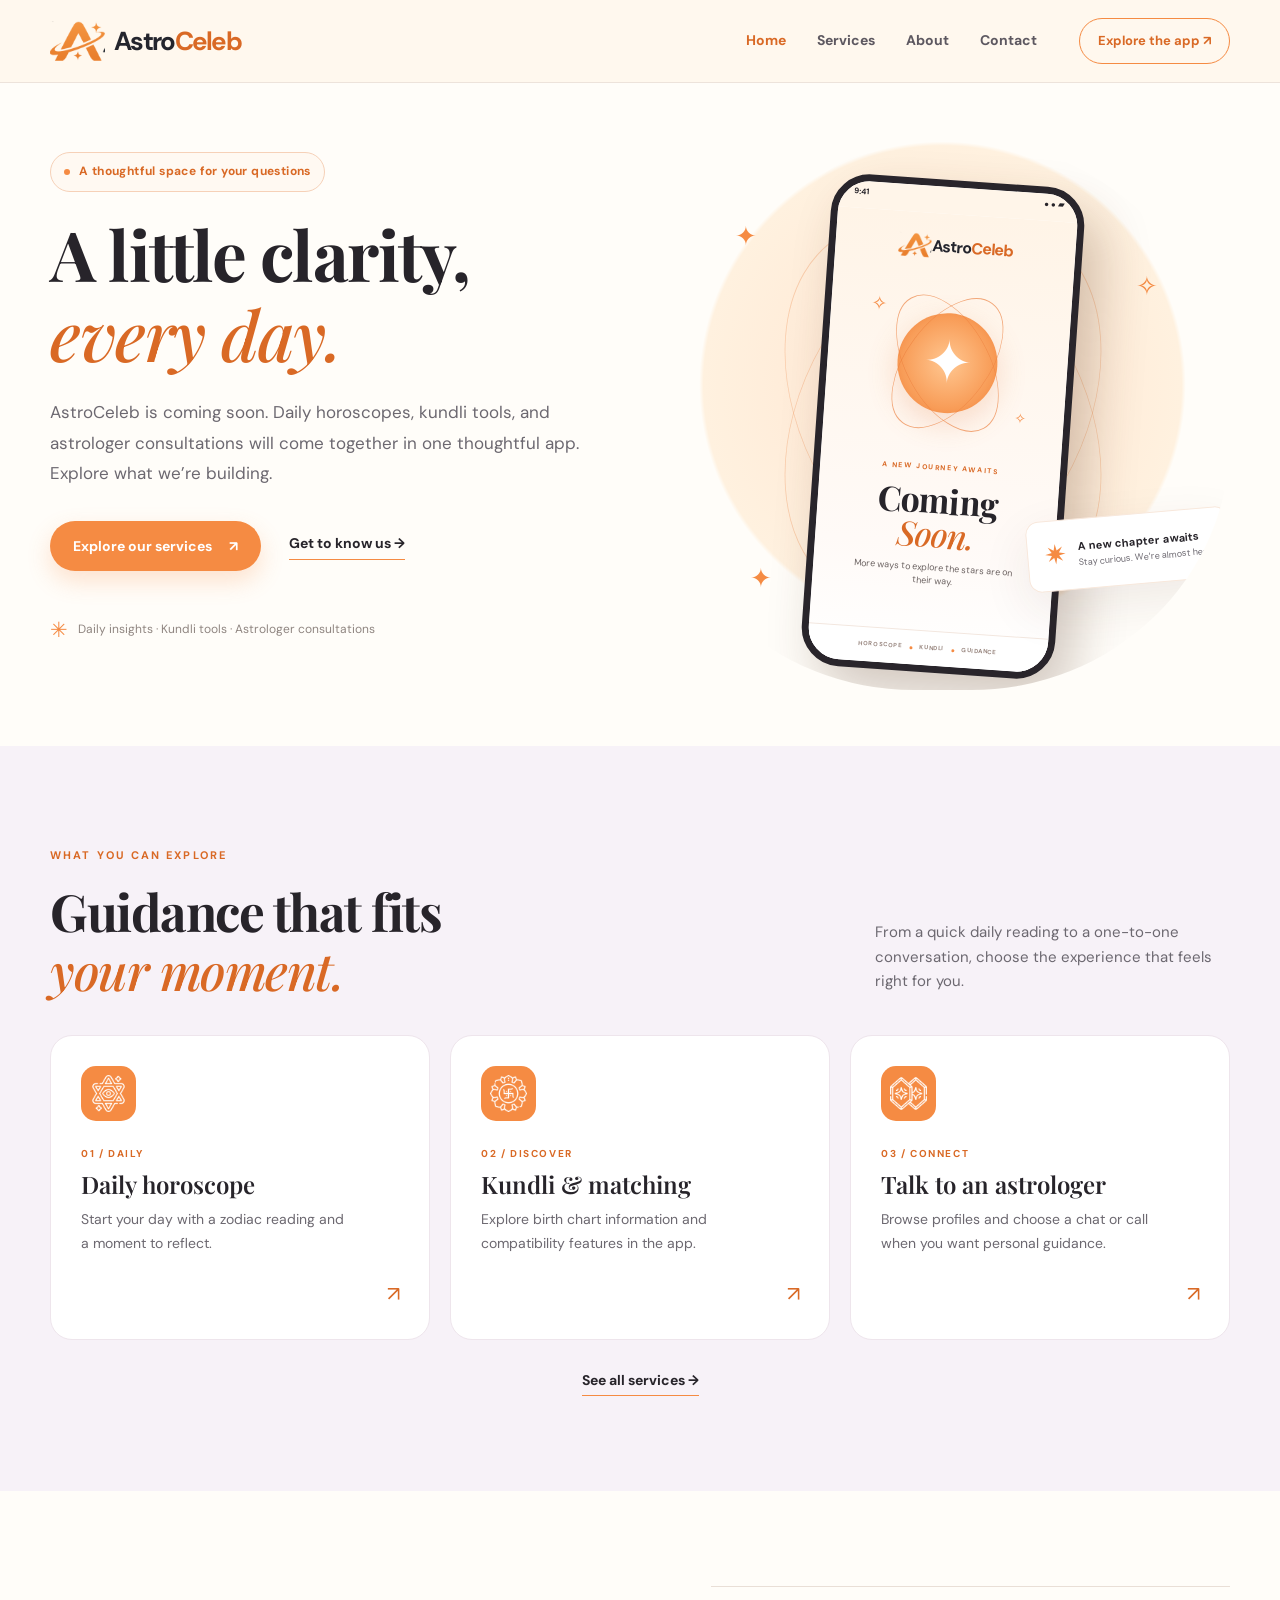
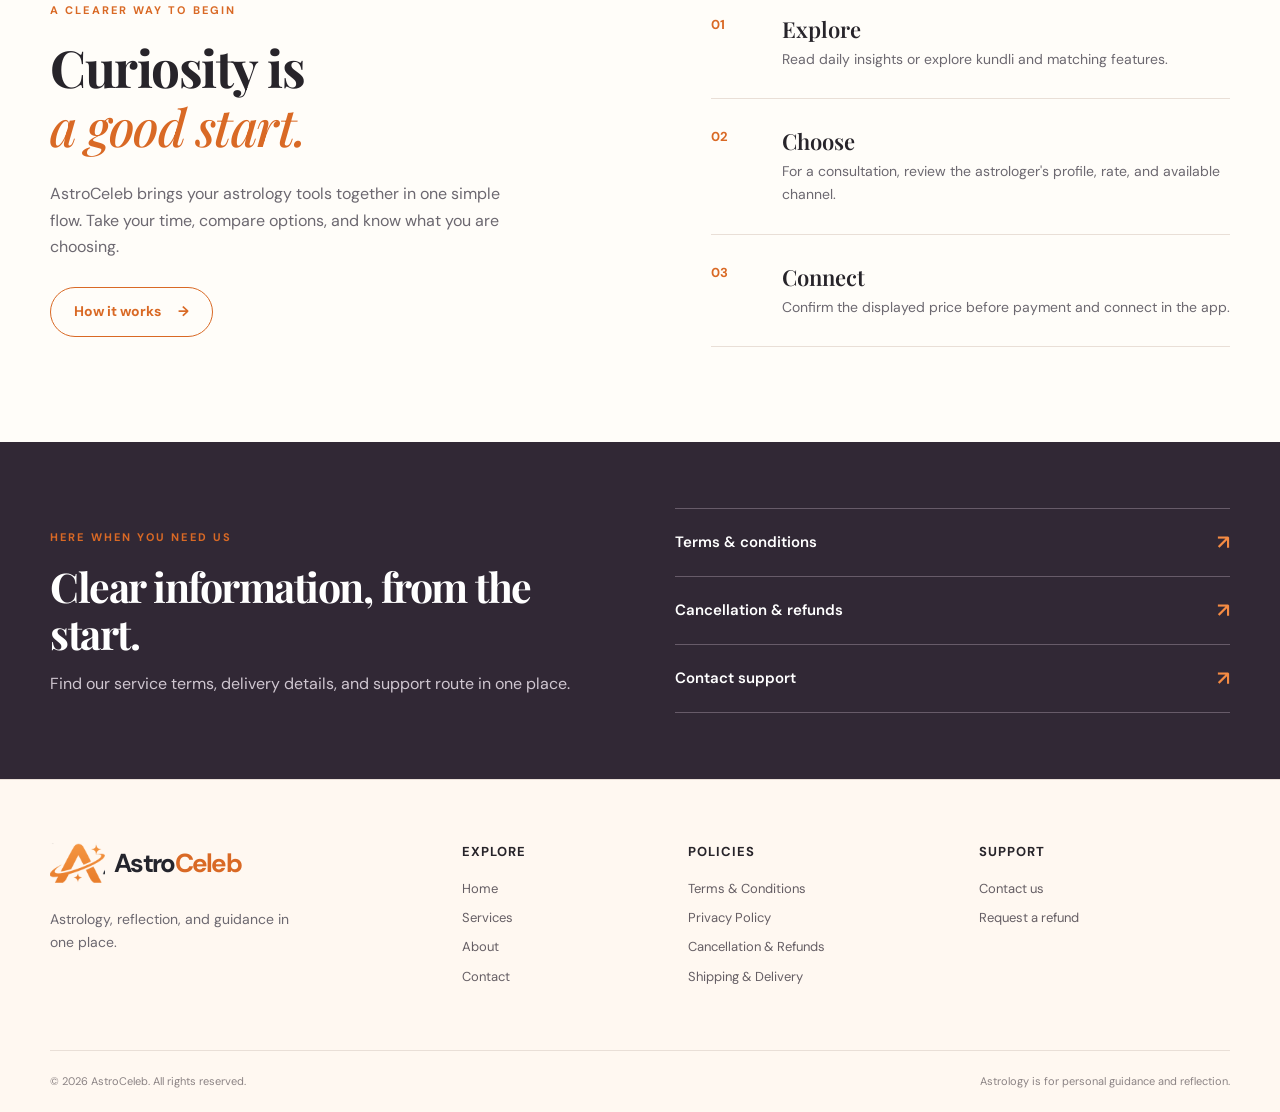
<file: index.html>
<!doctype html>
<html lang="en">
<head>
  <meta charset="utf-8">
  <meta name="viewport" content="width=device-width, initial-scale=1">
  <meta name="theme-color" content="#fff8ee">
  <meta name="description" content="Explore daily horoscope, kundli tools, and astrologer consultations with AstroCeleb.">
  <title>Astrology, Kundli &amp; Consultations | AstroCeleb</title>
  <link rel="icon" href="favicon.svg" type="image/svg+xml">
  <link rel="stylesheet" href="styles.css">
  <script src="script.js" defer></script>
</head>
<body>
  <a class="skip-link" href="#main">Skip to content</a>
  <header class="site-header">
    <div class="container header-inner">
      <a class="brand" href="index.html" aria-label="AstroCeleb home"><span class="brand-symbol" aria-hidden="true"><img src="assets/astroceleb-logo.png" alt="" width="254" height="56"></span><span class="brand-word">Astro<span>Celeb</span></span></a>
      <button class="menu-toggle" type="button" aria-expanded="false" aria-controls="primary-nav" aria-label="Open menu"><span></span><span></span><span></span></button>
      <nav id="primary-nav" class="primary-nav" aria-label="Primary"><a href="index.html" aria-current="page">Home</a><a href="services.html">Services</a><a href="about.html">About</a><a href="contact.html">Contact</a></nav>
      <a class="header-cta" href="services.html">Explore the app <span aria-hidden="true">↗</span></a>
    </div>
  </header>
  <main id="main" class="wide">
<section class="hero container">
  <div class="hero-copy">
    <span class="eyebrow"><span class="eyebrow-dot"></span> A thoughtful space for your questions</span>
    <h1>A little clarity,<br><em>every day.</em></h1>
    <p>AstroCeleb is coming soon. Daily horoscopes, kundli tools, and astrologer consultations will come together in one thoughtful app. Explore what we’re building.</p>
    <div class="hero-actions"><a class="button button-primary" href="services.html">Explore our services <span aria-hidden="true">↗</span></a><a class="text-link" href="about.html">Get to know us <span aria-hidden="true">→</span></a></div>
    <div class="hero-note"><span class="mini-star" aria-hidden="true">✳</span><span>Daily insights · Kundli tools · Astrologer consultations</span></div>
  </div>
  <div class="hero-art" aria-label="Illustration of the AstroCeleb mobile app">
    <div class="orbit orbit-one"></div><div class="orbit orbit-two"></div><div class="spark spark-a">✦</div><div class="spark spark-b">✧</div><div class="spark spark-c">✦</div>
    <div class="phone">
      <div class="phone-top"><span>9:41</span><span>● ● ▰</span></div>
      <div class="phone-body coming-soon-screen">
        <div class="phone-brand"><span class="brand-symbol" aria-hidden="true"><img src="assets/astroceleb-logo.png" alt="" width="254" height="56"></span><span class="brand-word">Astro<span>Celeb</span></span></div>
        <div class="coming-celestial" aria-hidden="true"><span class="coming-ring ring-a"></span><span class="coming-ring ring-b"></span><span class="coming-core">✦</span></div>
        <div class="coming-message"><span class="coming-tag">A NEW JOURNEY AWAITS</span><h2>Coming<br><em>Soon.</em></h2><p>More ways to explore the stars are on their way.</p></div>
        <div class="coming-footer"><span>HOROSCOPE</span><i></i><span>KUNDLI</span><i></i><span>GUIDANCE</span></div>
      </div>
    </div>
    <div class="floating-card"><span class="floating-icon">✷</span><span><strong>A new chapter awaits</strong><small>Stay curious. We’re almost here.</small></span></div>
  </div>
</section>
<section class="section services-preview" id="services"><div class="container"><div class="section-heading"><div><span class="kicker">WHAT YOU CAN EXPLORE</span><h2>Guidance that fits<br><em>your moment.</em></h2></div><p>From a quick daily reading to a one-to-one conversation, choose the experience that feels right for you.</p></div><div class="service-grid"><a class="service-card" href="services.html#horoscope"><span class="service-icon"><img src="assets/horoscope.png" alt=""></span><span class="service-number">01 / DAILY</span><h3>Daily horoscope</h3><p>Start your day with a zodiac reading and a moment to reflect.</p><span class="card-arrow">↗</span></a><a class="service-card" href="services.html#kundli"><span class="service-icon"><img src="assets/kundli.png" alt=""></span><span class="service-number">02 / DISCOVER</span><h3>Kundli & matching</h3><p>Explore birth chart information and compatibility features in the app.</p><span class="card-arrow">↗</span></a><a class="service-card" href="services.html#consultations"><span class="service-icon"><img src="assets/matching.png" alt=""></span><span class="service-number">03 / CONNECT</span><h3>Talk to an astrologer</h3><p>Browse profiles and choose a chat or call when you want personal guidance.</p><span class="card-arrow">↗</span></a></div><a class="section-link" href="services.html">See all services <span aria-hidden="true">→</span></a></div></section>
<section class="how-section section"><div class="container how-layout"><div><span class="kicker">A CLEARER WAY TO BEGIN</span><h2>Curiosity is<br><em>a good start.</em></h2><p>AstroCeleb brings your astrology tools together in one simple flow. Take your time, compare options, and know what you are choosing.</p><a class="button button-outline" href="services.html">How it works <span aria-hidden="true">→</span></a></div><div class="step-list"><div class="step"><span>01</span><div><h3>Explore</h3><p>Read daily insights or explore kundli and matching features.</p></div></div><div class="step"><span>02</span><div><h3>Choose</h3><p>For a consultation, review the astrologer's profile, rate, and available channel.</p></div></div><div class="step"><span>03</span><div><h3>Connect</h3><p>Confirm the displayed price before payment and connect in the app.</p></div></div></div></div></section>
<section class="policy-strip"><div class="container policy-strip-inner"><div><span class="kicker">HERE WHEN YOU NEED US</span><h2>Clear information, from the start.</h2><p>Find our service terms, delivery details, and support route in one place.</p></div><div class="policy-strip-links"><a href="terms.html">Terms & conditions <span>↗</span></a><a href="refunds.html">Cancellation & refunds <span>↗</span></a><a href="contact.html">Contact support <span>↗</span></a></div></div></section>
</main>
  <footer class="site-footer">
    <div class="container footer-top">
      <div class="footer-intro"><a class="brand" href="index.html"><span class="brand-symbol" aria-hidden="true"><img src="assets/astroceleb-logo.png" alt="" width="254" height="56"></span><span class="brand-word">Astro<span>Celeb</span></span></a><p>Astrology, reflection, and guidance in one place.</p></div>
      <div class="footer-col"><h2>Explore</h2><a href="index.html" aria-current="page">Home</a><a href="services.html">Services</a><a href="about.html">About</a><a href="contact.html">Contact</a></div>
      <div class="footer-col"><h2>Policies</h2><a href="terms.html">Terms & Conditions</a><a href="privacy.html">Privacy Policy</a><a href="refunds.html">Cancellation & Refunds</a><a href="shipping.html">Shipping & Delivery</a></div>
      <div class="footer-col"><h2>Support</h2><a href="contact.html">Contact us</a><a href="refunds.html">Request a refund</a></div>
    </div>
    <div class="container footer-bottom"><span>© <span id="year">2026</span> AstroCeleb. All rights reserved.</span><span>Astrology is for personal guidance and reflection.</span></div>
  </footer>
</body>
</html>
</file>
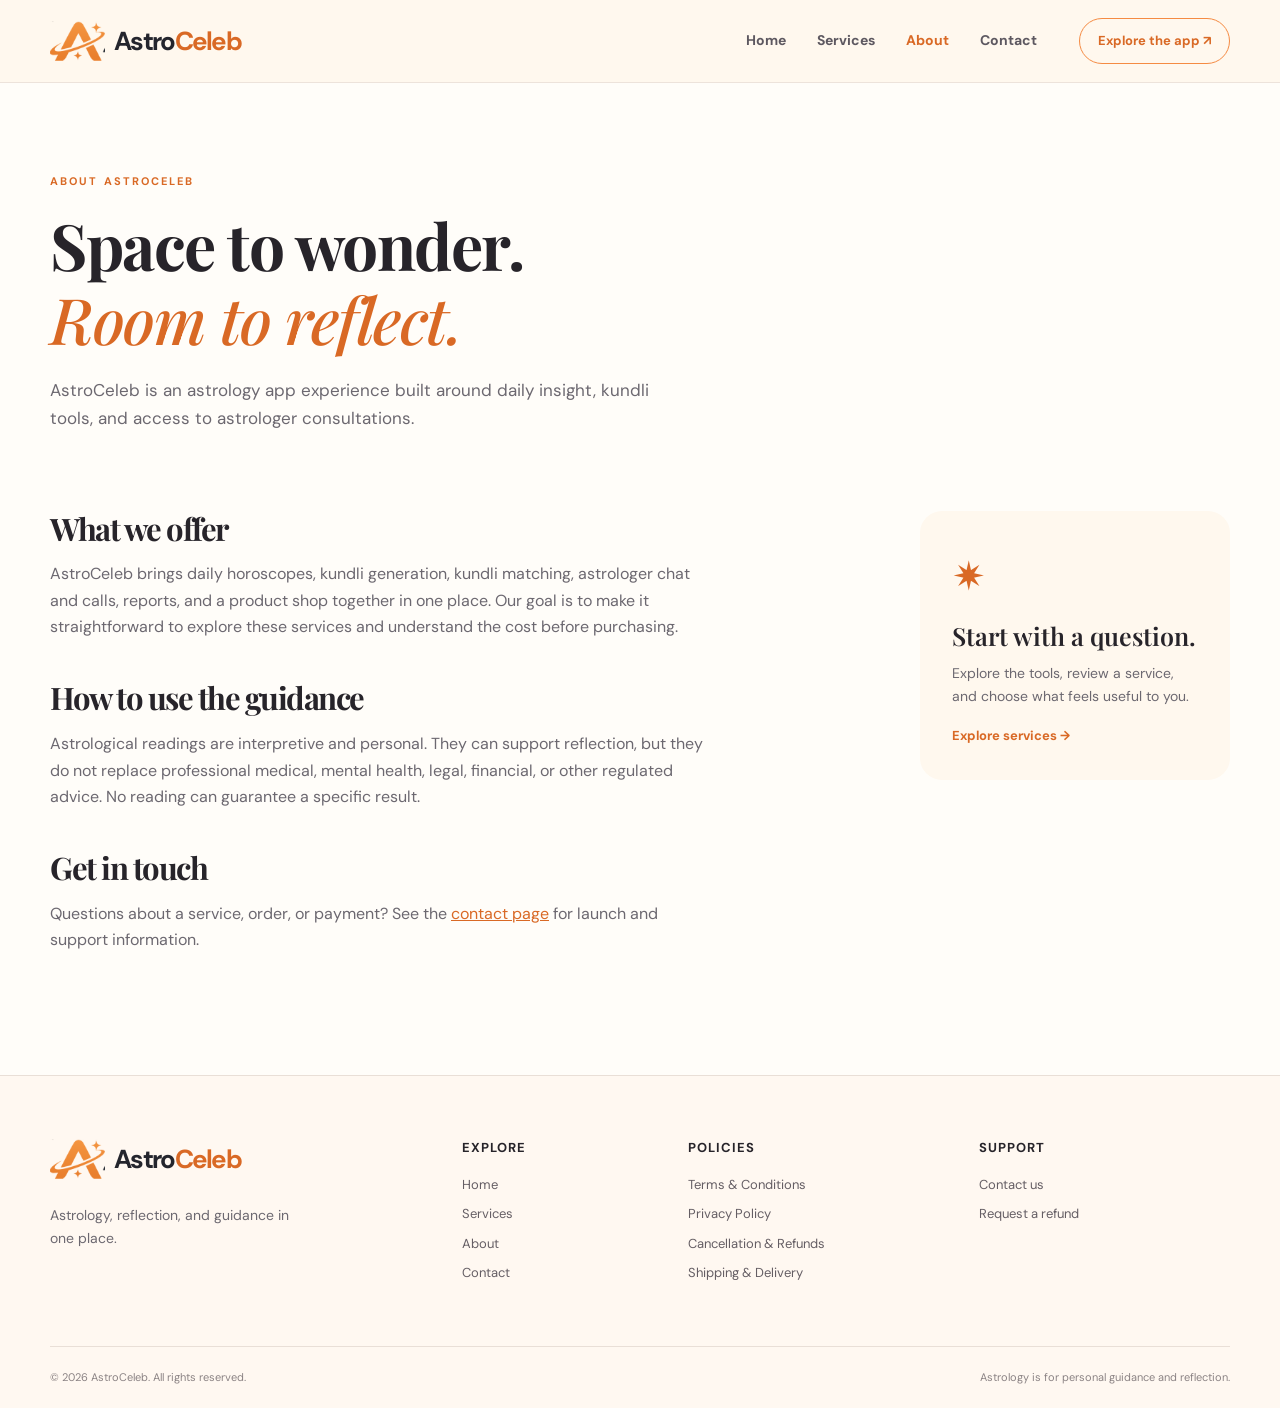
<file: about.html>
<!doctype html>
<html lang="en">
<head>
  <meta charset="utf-8">
  <meta name="viewport" content="width=device-width, initial-scale=1">
  <meta name="theme-color" content="#fff8ee">
  <meta name="description" content="Learn about the AstroCeleb astrology app and how to use its guidance.">
  <title>About Us | AstroCeleb</title>
  <link rel="icon" href="favicon.svg" type="image/svg+xml">
  <link rel="stylesheet" href="styles.css">
  <script src="script.js" defer></script>
</head>
<body>
  <a class="skip-link" href="#main">Skip to content</a>
  <header class="site-header">
    <div class="container header-inner">
      <a class="brand" href="index.html" aria-label="AstroCeleb home"><span class="brand-symbol" aria-hidden="true"><img src="assets/astroceleb-logo.png" alt="" width="254" height="56"></span><span class="brand-word">Astro<span>Celeb</span></span></a>
      <button class="menu-toggle" type="button" aria-expanded="false" aria-controls="primary-nav" aria-label="Open menu"><span></span><span></span><span></span></button>
      <nav id="primary-nav" class="primary-nav" aria-label="Primary"><a href="index.html">Home</a><a href="services.html">Services</a><a href="about.html" aria-current="page">About</a><a href="contact.html">Contact</a></nav>
      <a class="header-cta" href="services.html">Explore the app <span aria-hidden="true">↗</span></a>
    </div>
  </header>
  <main id="main" class="page-width"><section class="page-hero container"><span class="kicker">ABOUT ASTROCELEB</span><h1>Space to wonder.<br><em>Room to reflect.</em></h1><p>AstroCeleb is an astrology app experience built around daily insight, kundli tools, and access to astrologer consultations.</p></section><section class="container prose-section"><div class="prose-main"><h2>What we offer</h2><p>AstroCeleb brings daily horoscopes, kundli generation, kundli matching, astrologer chat and calls, reports, and a product shop together in one place. Our goal is to make it straightforward to explore these services and understand the cost before purchasing.</p><h2>How to use the guidance</h2><p>Astrological readings are interpretive and personal. They can support reflection, but they do not replace professional medical, mental health, legal, financial, or other regulated advice. No reading can guarantee a specific result.</p><h2>Get in touch</h2><p>Questions about a service, order, or payment? See the <a href="contact.html">contact page</a> for launch and support information.</p></div><aside class="prose-aside"><span class="aside-star">✷</span><h3>Start with a question.</h3><p>Explore the tools, review a service, and choose what feels useful to you.</p><a href="services.html">Explore services →</a></aside></section></main>
  <footer class="site-footer">
    <div class="container footer-top">
      <div class="footer-intro"><a class="brand" href="index.html"><span class="brand-symbol" aria-hidden="true"><img src="assets/astroceleb-logo.png" alt="" width="254" height="56"></span><span class="brand-word">Astro<span>Celeb</span></span></a><p>Astrology, reflection, and guidance in one place.</p></div>
      <div class="footer-col"><h2>Explore</h2><a href="index.html">Home</a><a href="services.html">Services</a><a href="about.html" aria-current="page">About</a><a href="contact.html">Contact</a></div>
      <div class="footer-col"><h2>Policies</h2><a href="terms.html">Terms & Conditions</a><a href="privacy.html">Privacy Policy</a><a href="refunds.html">Cancellation & Refunds</a><a href="shipping.html">Shipping & Delivery</a></div>
      <div class="footer-col"><h2>Support</h2><a href="contact.html">Contact us</a><a href="refunds.html">Request a refund</a></div>
    </div>
    <div class="container footer-bottom"><span>© <span id="year">2026</span> AstroCeleb. All rights reserved.</span><span>Astrology is for personal guidance and reflection.</span></div>
  </footer>
</body>
</html>
</file>
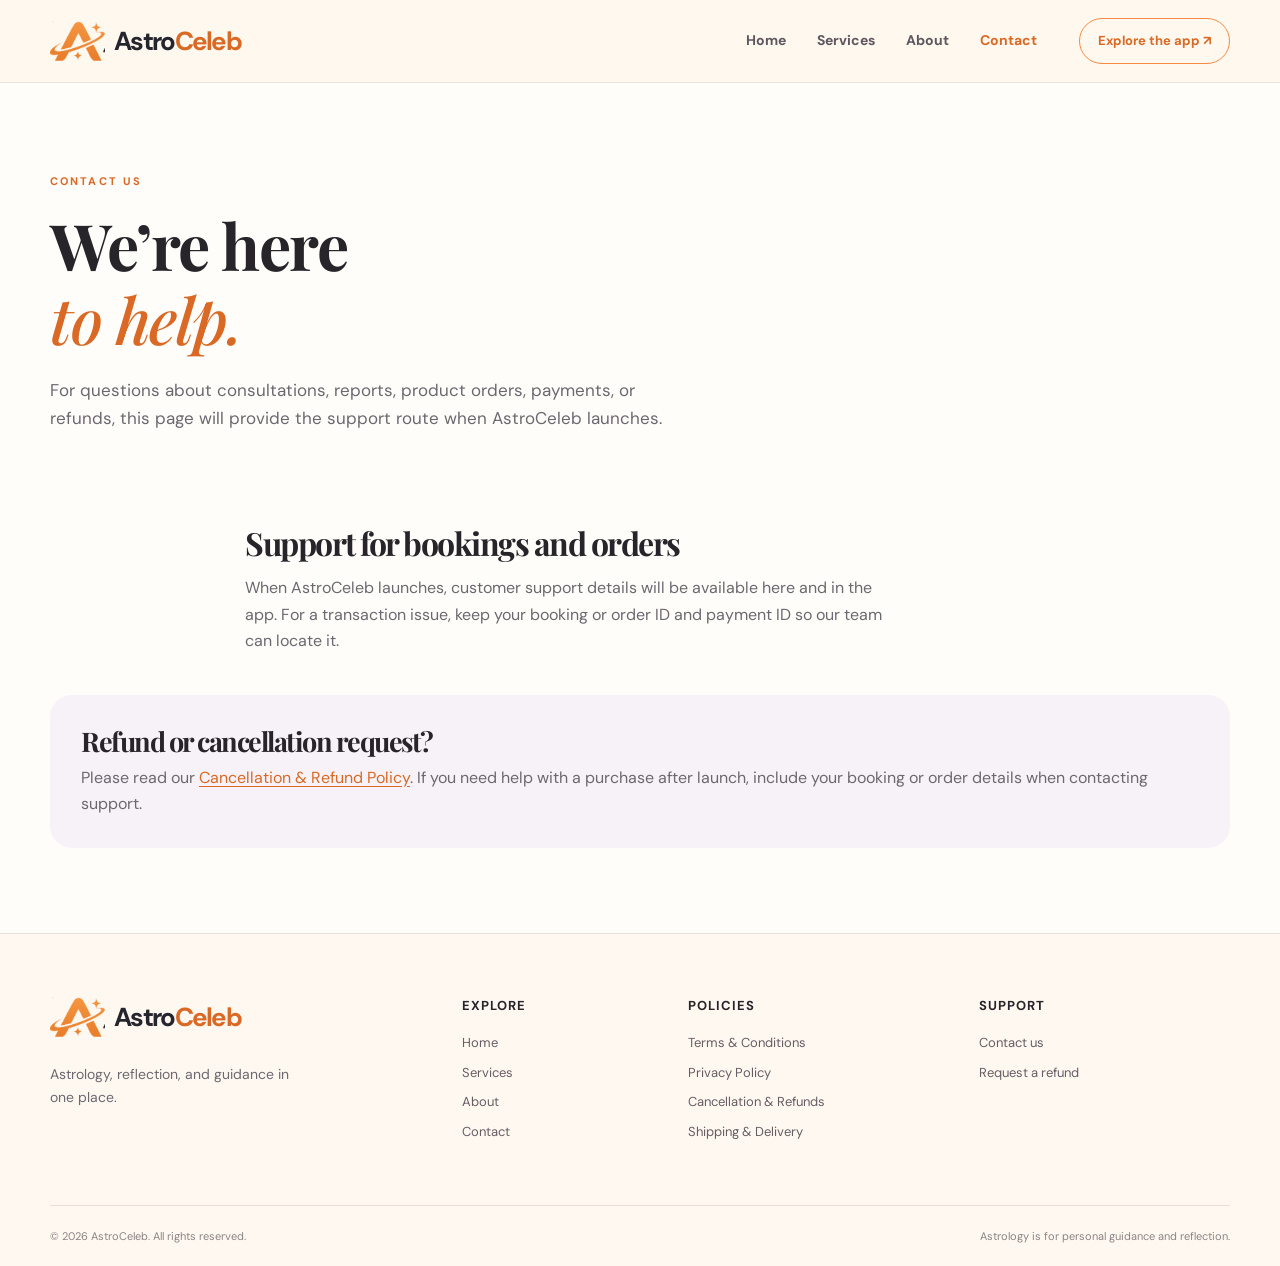
<file: contact.html>
<!doctype html>
<html lang="en">
<head>
  <meta charset="utf-8">
  <meta name="viewport" content="width=device-width, initial-scale=1">
  <meta name="theme-color" content="#fff8ee">
  <meta name="description" content="Contact AstroCeleb support for questions about bookings, orders, payments, and refunds.">
  <title>Contact Us | AstroCeleb</title>
  <link rel="icon" href="favicon.svg" type="image/svg+xml">
  <link rel="stylesheet" href="styles.css">
  <script src="script.js" defer></script>
</head>
<body>
  <a class="skip-link" href="#main">Skip to content</a>
  <header class="site-header">
    <div class="container header-inner">
      <a class="brand" href="index.html" aria-label="AstroCeleb home"><span class="brand-symbol" aria-hidden="true"><img src="assets/astroceleb-logo.png" alt="" width="254" height="56"></span><span class="brand-word">Astro<span>Celeb</span></span></a>
      <button class="menu-toggle" type="button" aria-expanded="false" aria-controls="primary-nav" aria-label="Open menu"><span></span><span></span><span></span></button>
      <nav id="primary-nav" class="primary-nav" aria-label="Primary"><a href="index.html">Home</a><a href="services.html">Services</a><a href="about.html">About</a><a href="contact.html" aria-current="page">Contact</a></nav>
      <a class="header-cta" href="services.html">Explore the app <span aria-hidden="true">↗</span></a>
    </div>
  </header>
  <main id="main" class="page-width"><section class="page-hero container"><span class="kicker">CONTACT US</span><h1>We’re here<br><em>to help.</em></h1><p>For questions about consultations, reports, product orders, payments, or refunds, this page will provide the support route when AstroCeleb launches.</p></section><section class="container contact-intro"><h2>Support for bookings and orders</h2><p>When AstroCeleb launches, customer support details will be available here and in the app. For a transaction issue, keep your booking or order ID and payment ID so our team can locate it.</p></section><section class="container contact-note"><h2>Refund or cancellation request?</h2><p>Please read our <a href="refunds.html">Cancellation & Refund Policy</a>. If you need help with a purchase after launch, include your booking or order details when contacting support.</p></section></main>
  <footer class="site-footer">
    <div class="container footer-top">
      <div class="footer-intro"><a class="brand" href="index.html"><span class="brand-symbol" aria-hidden="true"><img src="assets/astroceleb-logo.png" alt="" width="254" height="56"></span><span class="brand-word">Astro<span>Celeb</span></span></a><p>Astrology, reflection, and guidance in one place.</p></div>
      <div class="footer-col"><h2>Explore</h2><a href="index.html">Home</a><a href="services.html">Services</a><a href="about.html">About</a><a href="contact.html" aria-current="page">Contact</a></div>
      <div class="footer-col"><h2>Policies</h2><a href="terms.html">Terms & Conditions</a><a href="privacy.html">Privacy Policy</a><a href="refunds.html">Cancellation & Refunds</a><a href="shipping.html">Shipping & Delivery</a></div>
      <div class="footer-col"><h2>Support</h2><a href="contact.html">Contact us</a><a href="refunds.html">Request a refund</a></div>
    </div>
    <div class="container footer-bottom"><span>© <span id="year">2026</span> AstroCeleb. All rights reserved.</span><span>Astrology is for personal guidance and reflection.</span></div>
  </footer>
</body>
</html>
</file>
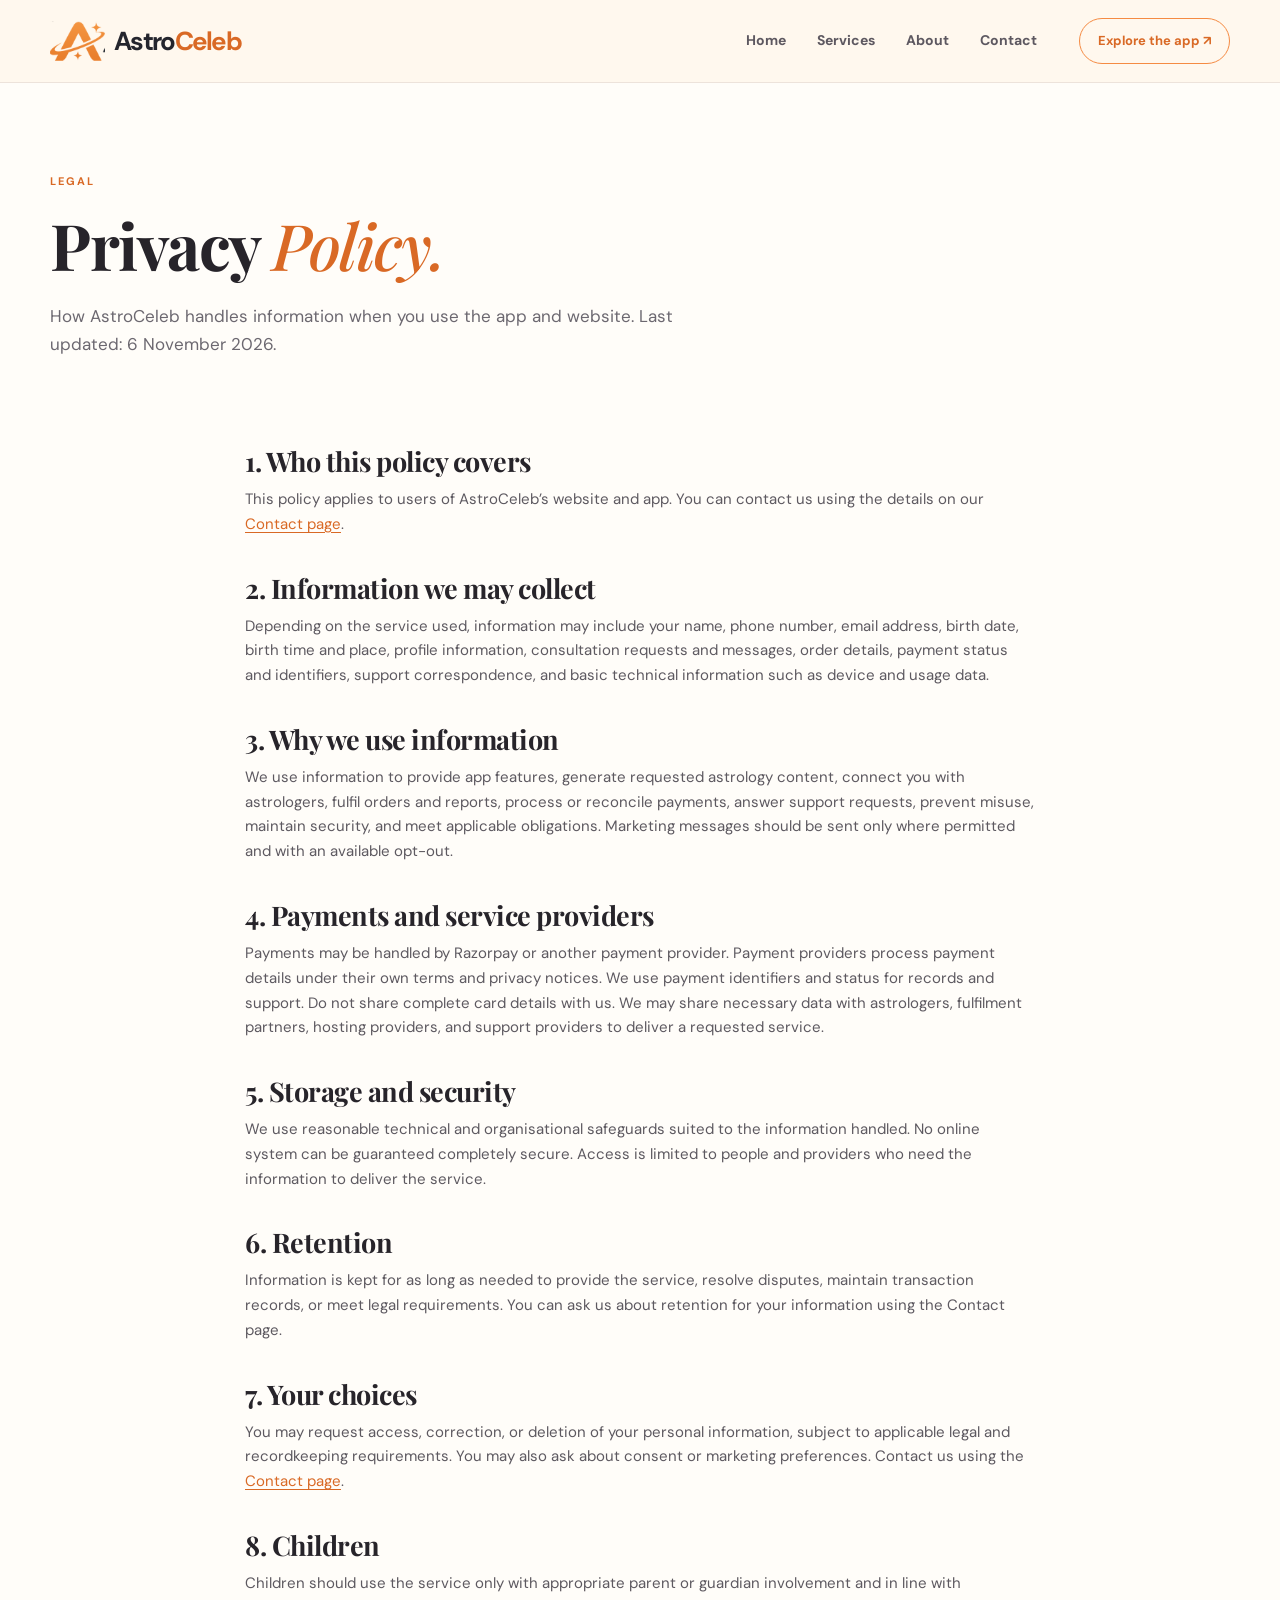
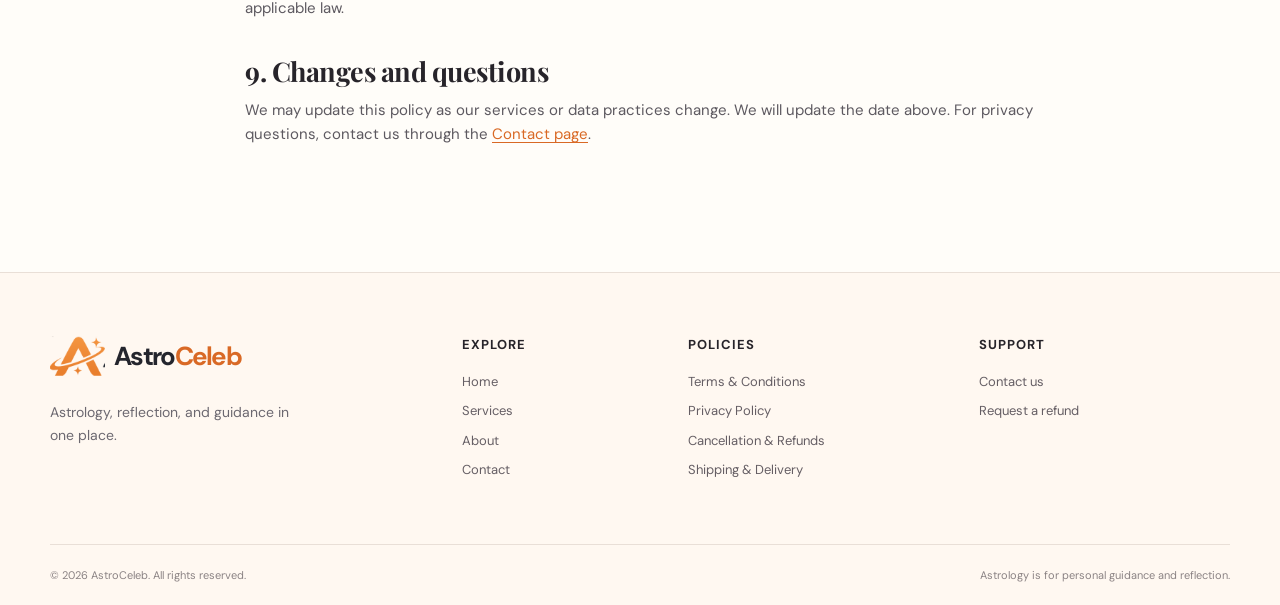
<file: privacy.html>
<!doctype html>
<html lang="en">
<head>
  <meta charset="utf-8">
  <meta name="viewport" content="width=device-width, initial-scale=1">
  <meta name="theme-color" content="#fff8ee">
  <meta name="description" content="Read how AstroCeleb handles information on its website and app.">
  <title>Privacy Policy | AstroCeleb</title>
  <link rel="icon" href="favicon.svg" type="image/svg+xml">
  <link rel="stylesheet" href="styles.css">
  <script src="script.js" defer></script>
</head>
<body>
  <a class="skip-link" href="#main">Skip to content</a>
  <header class="site-header">
    <div class="container header-inner">
      <a class="brand" href="index.html" aria-label="AstroCeleb home"><span class="brand-symbol" aria-hidden="true"><img src="assets/astroceleb-logo.png" alt="" width="254" height="56"></span><span class="brand-word">Astro<span>Celeb</span></span></a>
      <button class="menu-toggle" type="button" aria-expanded="false" aria-controls="primary-nav" aria-label="Open menu"><span></span><span></span><span></span></button>
      <nav id="primary-nav" class="primary-nav" aria-label="Primary"><a href="index.html">Home</a><a href="services.html">Services</a><a href="about.html">About</a><a href="contact.html">Contact</a></nav>
      <a class="header-cta" href="services.html">Explore the app <span aria-hidden="true">↗</span></a>
    </div>
  </header>
  <main id="main" class="page-width"><section class="page-hero container legal-hero"><span class="kicker">LEGAL</span><h1>Privacy <em>Policy.</em></h1><p>How AstroCeleb handles information when you use the app and website. Last updated: 6 November 2026.</p></section><article class="container legal-content"><h2>1. Who this policy covers</h2><p>This policy applies to users of AstroCeleb’s website and app. You can contact us using the details on our <a href="contact.html">Contact page</a>.</p><h2>2. Information we may collect</h2><p>Depending on the service used, information may include your name, phone number, email address, birth date, birth time and place, profile information, consultation requests and messages, order details, payment status and identifiers, support correspondence, and basic technical information such as device and usage data.</p><h2>3. Why we use information</h2><p>We use information to provide app features, generate requested astrology content, connect you with astrologers, fulfil orders and reports, process or reconcile payments, answer support requests, prevent misuse, maintain security, and meet applicable obligations. Marketing messages should be sent only where permitted and with an available opt-out.</p><h2>4. Payments and service providers</h2><p>Payments may be handled by Razorpay or another payment provider. Payment providers process payment details under their own terms and privacy notices. We use payment identifiers and status for records and support. Do not share complete card details with us. We may share necessary data with astrologers, fulfilment partners, hosting providers, and support providers to deliver a requested service.</p><h2>5. Storage and security</h2><p>We use reasonable technical and organisational safeguards suited to the information handled. No online system can be guaranteed completely secure. Access is limited to people and providers who need the information to deliver the service.</p><h2>6. Retention</h2><p>Information is kept for as long as needed to provide the service, resolve disputes, maintain transaction records, or meet legal requirements. You can ask us about retention for your information using the Contact page.</p><h2>7. Your choices</h2><p>You may request access, correction, or deletion of your personal information, subject to applicable legal and recordkeeping requirements. You may also ask about consent or marketing preferences. Contact us using the <a href="contact.html">Contact page</a>.</p><h2>8. Children</h2><p>Children should use the service only with appropriate parent or guardian involvement and in line with applicable law.</p><h2>9. Changes and questions</h2><p>We may update this policy as our services or data practices change. We will update the date above. For privacy questions, contact us through the <a href="contact.html">Contact page</a>.</p></article></main>
  <footer class="site-footer">
    <div class="container footer-top">
      <div class="footer-intro"><a class="brand" href="index.html"><span class="brand-symbol" aria-hidden="true"><img src="assets/astroceleb-logo.png" alt="" width="254" height="56"></span><span class="brand-word">Astro<span>Celeb</span></span></a><p>Astrology, reflection, and guidance in one place.</p></div>
      <div class="footer-col"><h2>Explore</h2><a href="index.html">Home</a><a href="services.html">Services</a><a href="about.html">About</a><a href="contact.html">Contact</a></div>
      <div class="footer-col"><h2>Policies</h2><a href="terms.html">Terms & Conditions</a><a href="privacy.html" aria-current="page">Privacy Policy</a><a href="refunds.html">Cancellation & Refunds</a><a href="shipping.html">Shipping & Delivery</a></div>
      <div class="footer-col"><h2>Support</h2><a href="contact.html">Contact us</a><a href="refunds.html">Request a refund</a></div>
    </div>
    <div class="container footer-bottom"><span>© <span id="year">2026</span> AstroCeleb. All rights reserved.</span><span>Astrology is for personal guidance and reflection.</span></div>
  </footer>
</body>
</html>
</file>
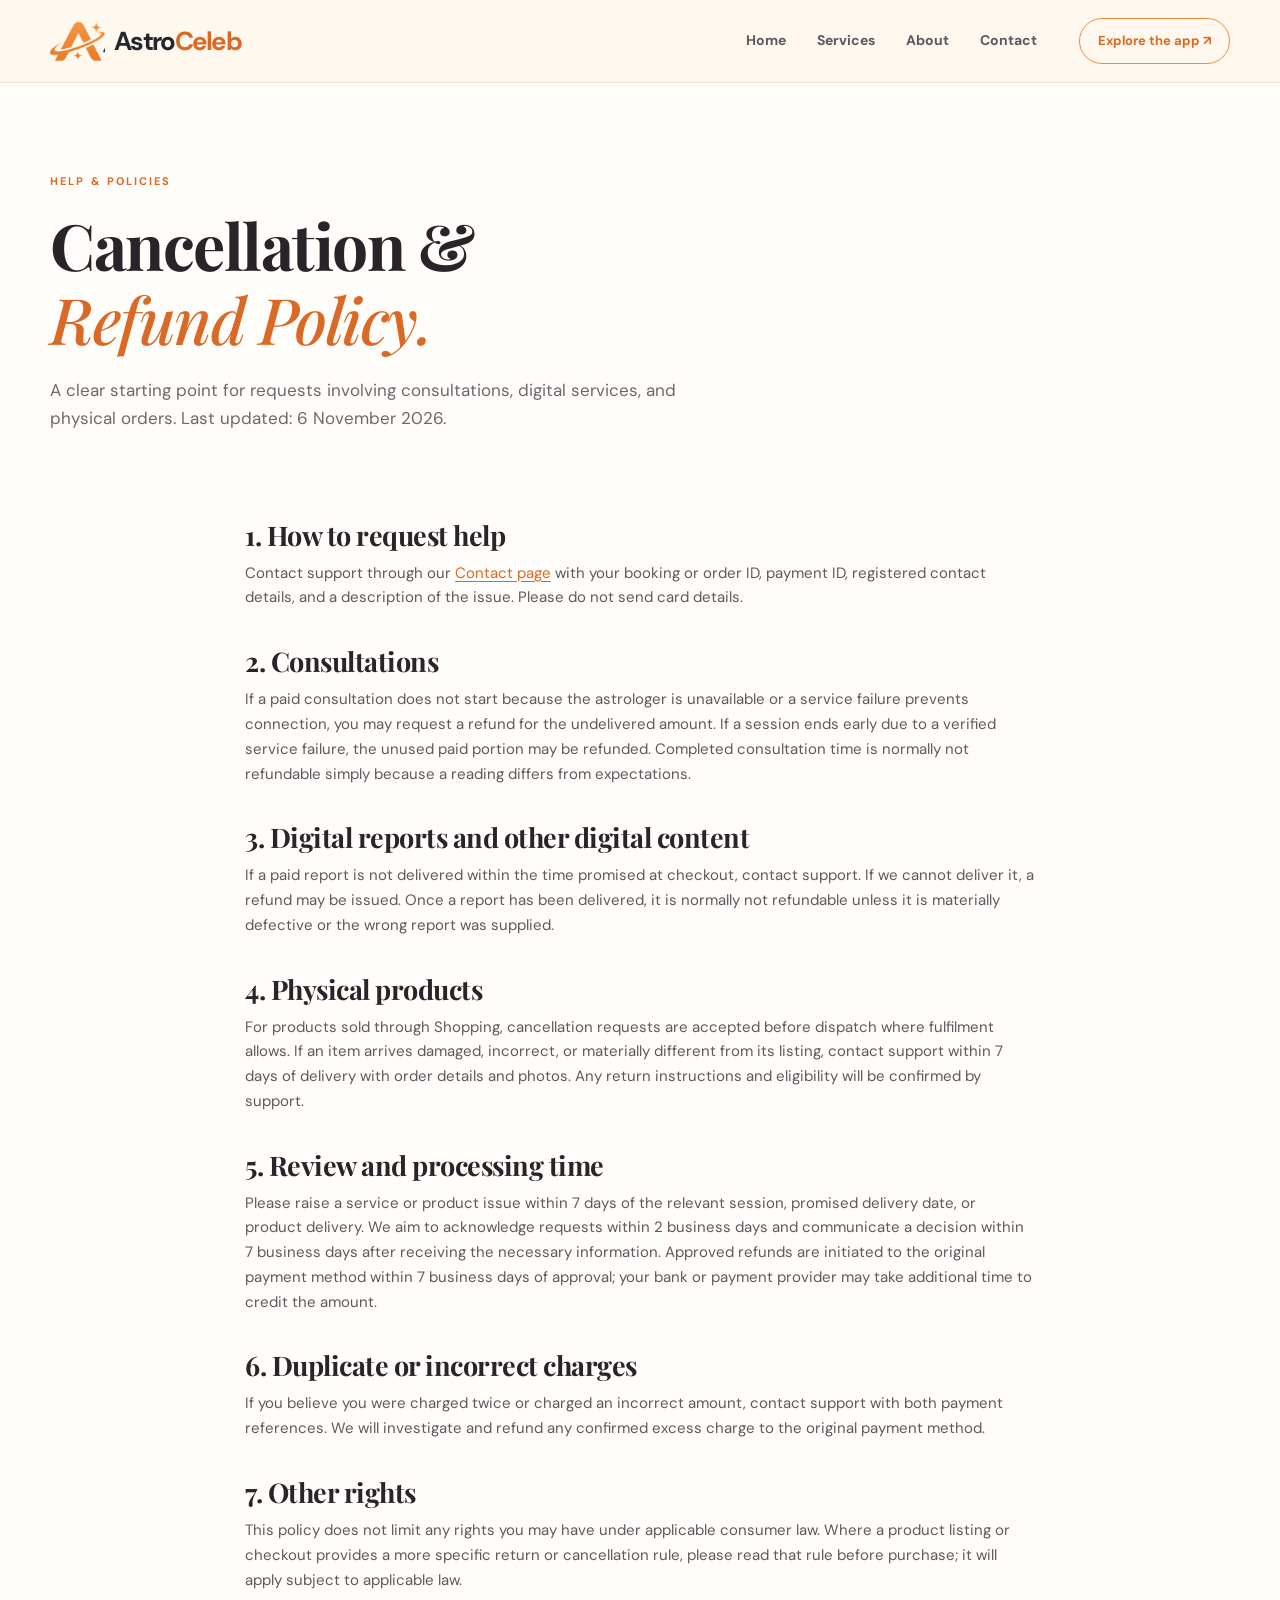
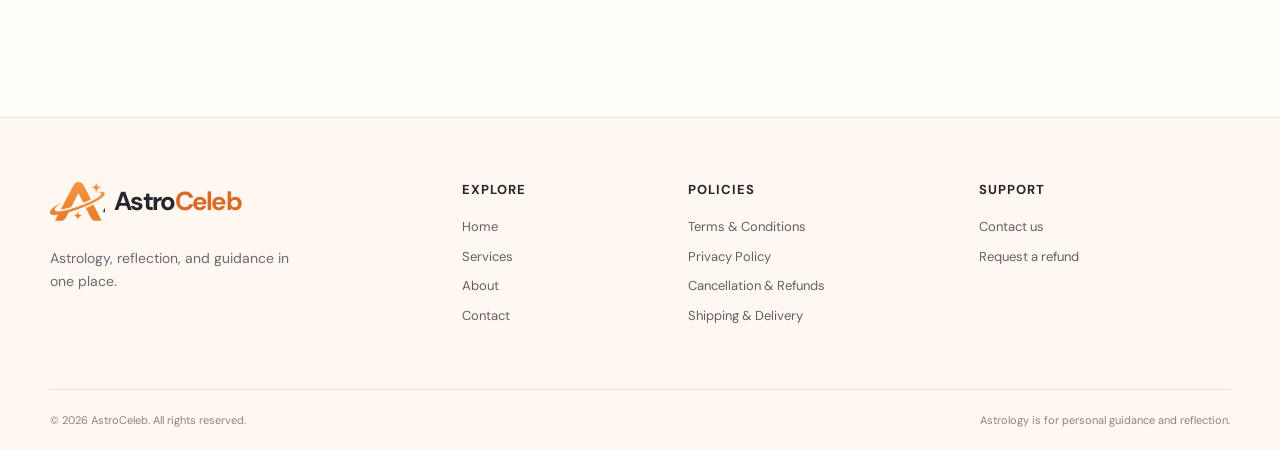
<file: refunds.html>
<!doctype html>
<html lang="en">
<head>
  <meta charset="utf-8">
  <meta name="viewport" content="width=device-width, initial-scale=1">
  <meta name="theme-color" content="#fff8ee">
  <meta name="description" content="Read AstroCeleb cancellation and refund rules for consultations, reports, and products.">
  <title>Cancellation &amp; Refund Policy | AstroCeleb</title>
  <link rel="icon" href="favicon.svg" type="image/svg+xml">
  <link rel="stylesheet" href="styles.css">
  <script src="script.js" defer></script>
</head>
<body>
  <a class="skip-link" href="#main">Skip to content</a>
  <header class="site-header">
    <div class="container header-inner">
      <a class="brand" href="index.html" aria-label="AstroCeleb home"><span class="brand-symbol" aria-hidden="true"><img src="assets/astroceleb-logo.png" alt="" width="254" height="56"></span><span class="brand-word">Astro<span>Celeb</span></span></a>
      <button class="menu-toggle" type="button" aria-expanded="false" aria-controls="primary-nav" aria-label="Open menu"><span></span><span></span><span></span></button>
      <nav id="primary-nav" class="primary-nav" aria-label="Primary"><a href="index.html">Home</a><a href="services.html">Services</a><a href="about.html">About</a><a href="contact.html">Contact</a></nav>
      <a class="header-cta" href="services.html">Explore the app <span aria-hidden="true">↗</span></a>
    </div>
  </header>
  <main id="main" class="page-width"><section class="page-hero container legal-hero"><span class="kicker">HELP & POLICIES</span><h1>Cancellation &<br><em>Refund Policy.</em></h1><p>A clear starting point for requests involving consultations, digital services, and physical orders. Last updated: 6 November 2026.</p></section><article class="container legal-content"><h2>1. How to request help</h2><p>Contact support through our <a href="contact.html">Contact page</a> with your booking or order ID, payment ID, registered contact details, and a description of the issue. Please do not send card details.</p><h2>2. Consultations</h2><p>If a paid consultation does not start because the astrologer is unavailable or a service failure prevents connection, you may request a refund for the undelivered amount. If a session ends early due to a verified service failure, the unused paid portion may be refunded. Completed consultation time is normally not refundable simply because a reading differs from expectations.</p><h2>3. Digital reports and other digital content</h2><p>If a paid report is not delivered within the time promised at checkout, contact support. If we cannot deliver it, a refund may be issued. Once a report has been delivered, it is normally not refundable unless it is materially defective or the wrong report was supplied.</p><h2>4. Physical products</h2><p>For products sold through Shopping, cancellation requests are accepted before dispatch where fulfilment allows. If an item arrives damaged, incorrect, or materially different from its listing, contact support within 7 days of delivery with order details and photos. Any return instructions and eligibility will be confirmed by support. </p><h2>5. Review and processing time</h2><p>Please raise a service or product issue within 7 days of the relevant session, promised delivery date, or product delivery. We aim to acknowledge requests within 2 business days and communicate a decision within 7 business days after receiving the necessary information. Approved refunds are initiated to the original payment method within 7 business days of approval; your bank or payment provider may take additional time to credit the amount.</p><h2>6. Duplicate or incorrect charges</h2><p>If you believe you were charged twice or charged an incorrect amount, contact support with both payment references. We will investigate and refund any confirmed excess charge to the original payment method.</p><h2>7. Other rights</h2><p>This policy does not limit any rights you may have under applicable consumer law. Where a product listing or checkout provides a more specific return or cancellation rule, please read that rule before purchase; it will apply subject to applicable law.</p></article></main>
  <footer class="site-footer">
    <div class="container footer-top">
      <div class="footer-intro"><a class="brand" href="index.html"><span class="brand-symbol" aria-hidden="true"><img src="assets/astroceleb-logo.png" alt="" width="254" height="56"></span><span class="brand-word">Astro<span>Celeb</span></span></a><p>Astrology, reflection, and guidance in one place.</p></div>
      <div class="footer-col"><h2>Explore</h2><a href="index.html">Home</a><a href="services.html">Services</a><a href="about.html">About</a><a href="contact.html">Contact</a></div>
      <div class="footer-col"><h2>Policies</h2><a href="terms.html">Terms & Conditions</a><a href="privacy.html">Privacy Policy</a><a href="refunds.html" aria-current="page">Cancellation & Refunds</a><a href="shipping.html">Shipping & Delivery</a></div>
      <div class="footer-col"><h2>Support</h2><a href="contact.html">Contact us</a><a href="refunds.html">Request a refund</a></div>
    </div>
    <div class="container footer-bottom"><span>© <span id="year">2026</span> AstroCeleb. All rights reserved.</span><span>Astrology is for personal guidance and reflection.</span></div>
  </footer>
</body>
</html>
</file>
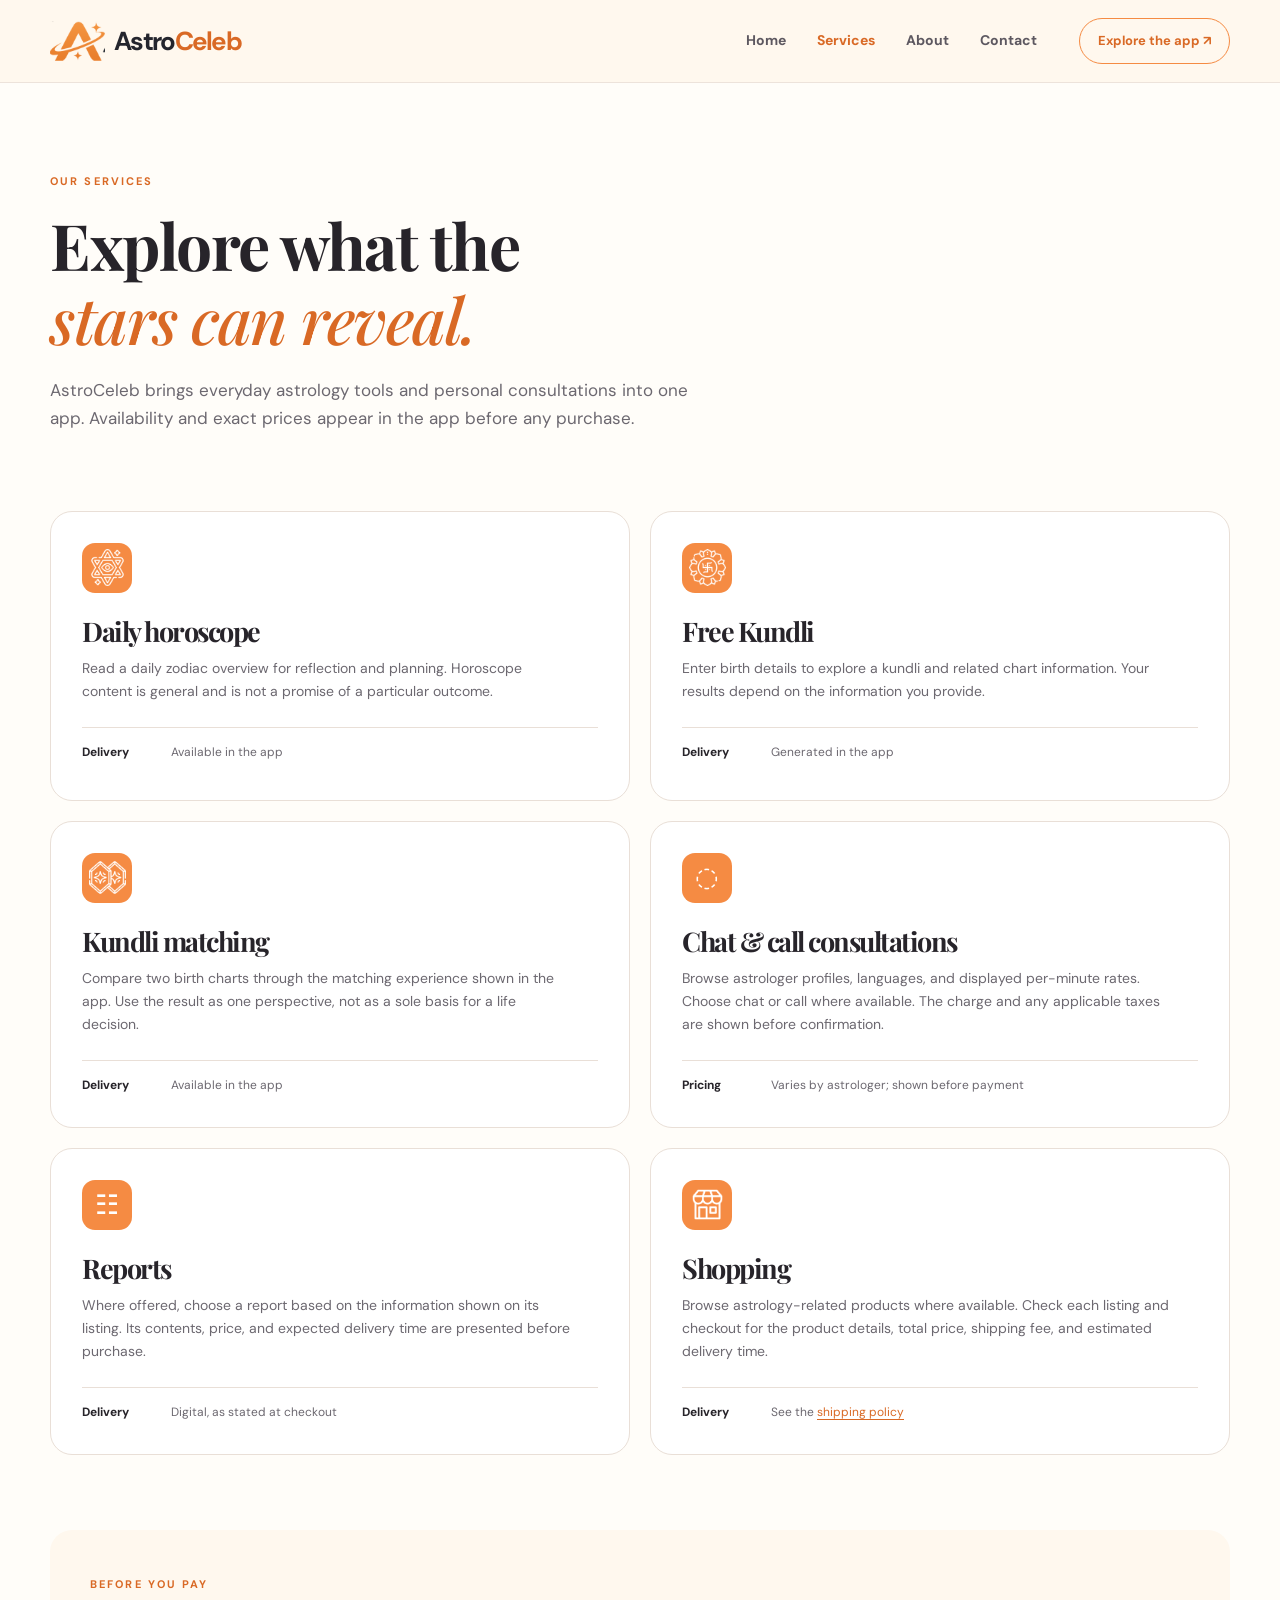
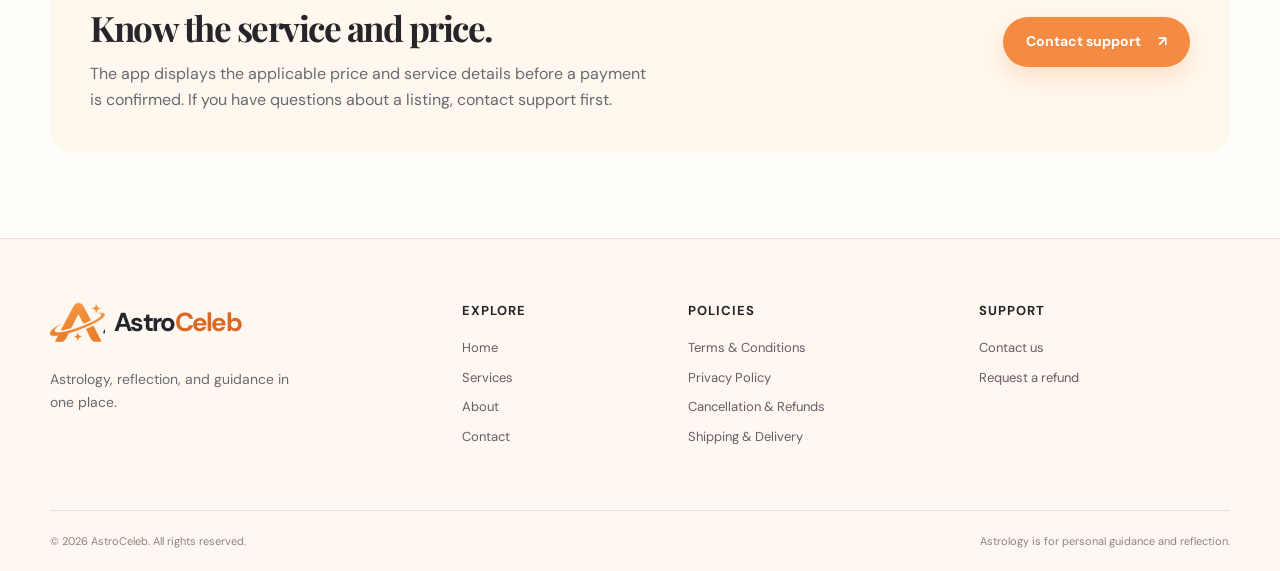
<file: services.html>
<!doctype html>
<html lang="en">
<head>
  <meta charset="utf-8">
  <meta name="viewport" content="width=device-width, initial-scale=1">
  <meta name="theme-color" content="#fff8ee">
  <meta name="description" content="Explore AstroCeleb app services: horoscope, kundli, matching, astrologer chat and calls, reports, and shopping.">
  <title>Services | AstroCeleb</title>
  <link rel="icon" href="favicon.svg" type="image/svg+xml">
  <link rel="stylesheet" href="styles.css">
  <script src="script.js" defer></script>
</head>
<body>
  <a class="skip-link" href="#main">Skip to content</a>
  <header class="site-header">
    <div class="container header-inner">
      <a class="brand" href="index.html" aria-label="AstroCeleb home"><span class="brand-symbol" aria-hidden="true"><img src="assets/astroceleb-logo.png" alt="" width="254" height="56"></span><span class="brand-word">Astro<span>Celeb</span></span></a>
      <button class="menu-toggle" type="button" aria-expanded="false" aria-controls="primary-nav" aria-label="Open menu"><span></span><span></span><span></span></button>
      <nav id="primary-nav" class="primary-nav" aria-label="Primary"><a href="index.html">Home</a><a href="services.html" aria-current="page">Services</a><a href="about.html">About</a><a href="contact.html">Contact</a></nav>
      <a class="header-cta" href="services.html">Explore the app <span aria-hidden="true">↗</span></a>
    </div>
  </header>
  <main id="main" class="page-width"><section class="page-hero container"><span class="kicker">OUR SERVICES</span><h1>Explore what the<br><em>stars can reveal.</em></h1><p>AstroCeleb brings everyday astrology tools and personal consultations into one app. Availability and exact prices appear in the app before any purchase.</p></section><section class="container detail-grid"><article id="horoscope" class="detail-card"><span class="detail-icon"><img src="assets/horoscope.png" alt=""></span><h2>Daily horoscope</h2><p>Read a daily zodiac overview for reflection and planning. Horoscope content is general and is not a promise of a particular outcome.</p><div class="detail-meta"><strong>Delivery</strong><span>Available in the app</span></div></article><article id="kundli" class="detail-card"><span class="detail-icon"><img src="assets/kundli.png" alt=""></span><h2>Free Kundli</h2><p>Enter birth details to explore a kundli and related chart information. Your results depend on the information you provide.</p><div class="detail-meta"><strong>Delivery</strong><span>Generated in the app</span></div></article><article id="matching" class="detail-card"><span class="detail-icon"><img src="assets/matching.png" alt=""></span><h2>Kundli matching</h2><p>Compare two birth charts through the matching experience shown in the app. Use the result as one perspective, not as a sole basis for a life decision.</p><div class="detail-meta"><strong>Delivery</strong><span>Available in the app</span></div></article><article id="consultations" class="detail-card"><span class="detail-icon">◌</span><h2>Chat & call consultations</h2><p>Browse astrologer profiles, languages, and displayed per-minute rates. Choose chat or call where available. The charge and any applicable taxes are shown before confirmation.</p><div class="detail-meta"><strong>Pricing</strong><span>Varies by astrologer; shown before payment</span></div></article><article id="reports" class="detail-card"><span class="detail-icon">☷</span><h2>Reports</h2><p>Where offered, choose a report based on the information shown on its listing. Its contents, price, and expected delivery time are presented before purchase.</p><div class="detail-meta"><strong>Delivery</strong><span>Digital, as stated at checkout</span></div></article><article id="shop" class="detail-card"><span class="detail-icon"><img src="assets/shop.png" alt=""></span><h2>Shopping</h2><p>Browse astrology-related products where available. Check each listing and checkout for the product details, total price, shipping fee, and estimated delivery time.</p><div class="detail-meta"><strong>Delivery</strong><span>See the <a href="shipping.html">shipping policy</a></span></div></article></section><section class="container info-banner"><div><span class="kicker">BEFORE YOU PAY</span><h2>Know the service and price.</h2><p>The app displays the applicable price and service details before a payment is confirmed. If you have questions about a listing, contact support first.</p></div><a class="button button-primary" href="contact.html">Contact support <span aria-hidden="true">↗</span></a></section></main>
  <footer class="site-footer">
    <div class="container footer-top">
      <div class="footer-intro"><a class="brand" href="index.html"><span class="brand-symbol" aria-hidden="true"><img src="assets/astroceleb-logo.png" alt="" width="254" height="56"></span><span class="brand-word">Astro<span>Celeb</span></span></a><p>Astrology, reflection, and guidance in one place.</p></div>
      <div class="footer-col"><h2>Explore</h2><a href="index.html">Home</a><a href="services.html" aria-current="page">Services</a><a href="about.html">About</a><a href="contact.html">Contact</a></div>
      <div class="footer-col"><h2>Policies</h2><a href="terms.html">Terms & Conditions</a><a href="privacy.html">Privacy Policy</a><a href="refunds.html">Cancellation & Refunds</a><a href="shipping.html">Shipping & Delivery</a></div>
      <div class="footer-col"><h2>Support</h2><a href="contact.html">Contact us</a><a href="refunds.html">Request a refund</a></div>
    </div>
    <div class="container footer-bottom"><span>© <span id="year">2026</span> AstroCeleb. All rights reserved.</span><span>Astrology is for personal guidance and reflection.</span></div>
  </footer>
</body>
</html>
</file>
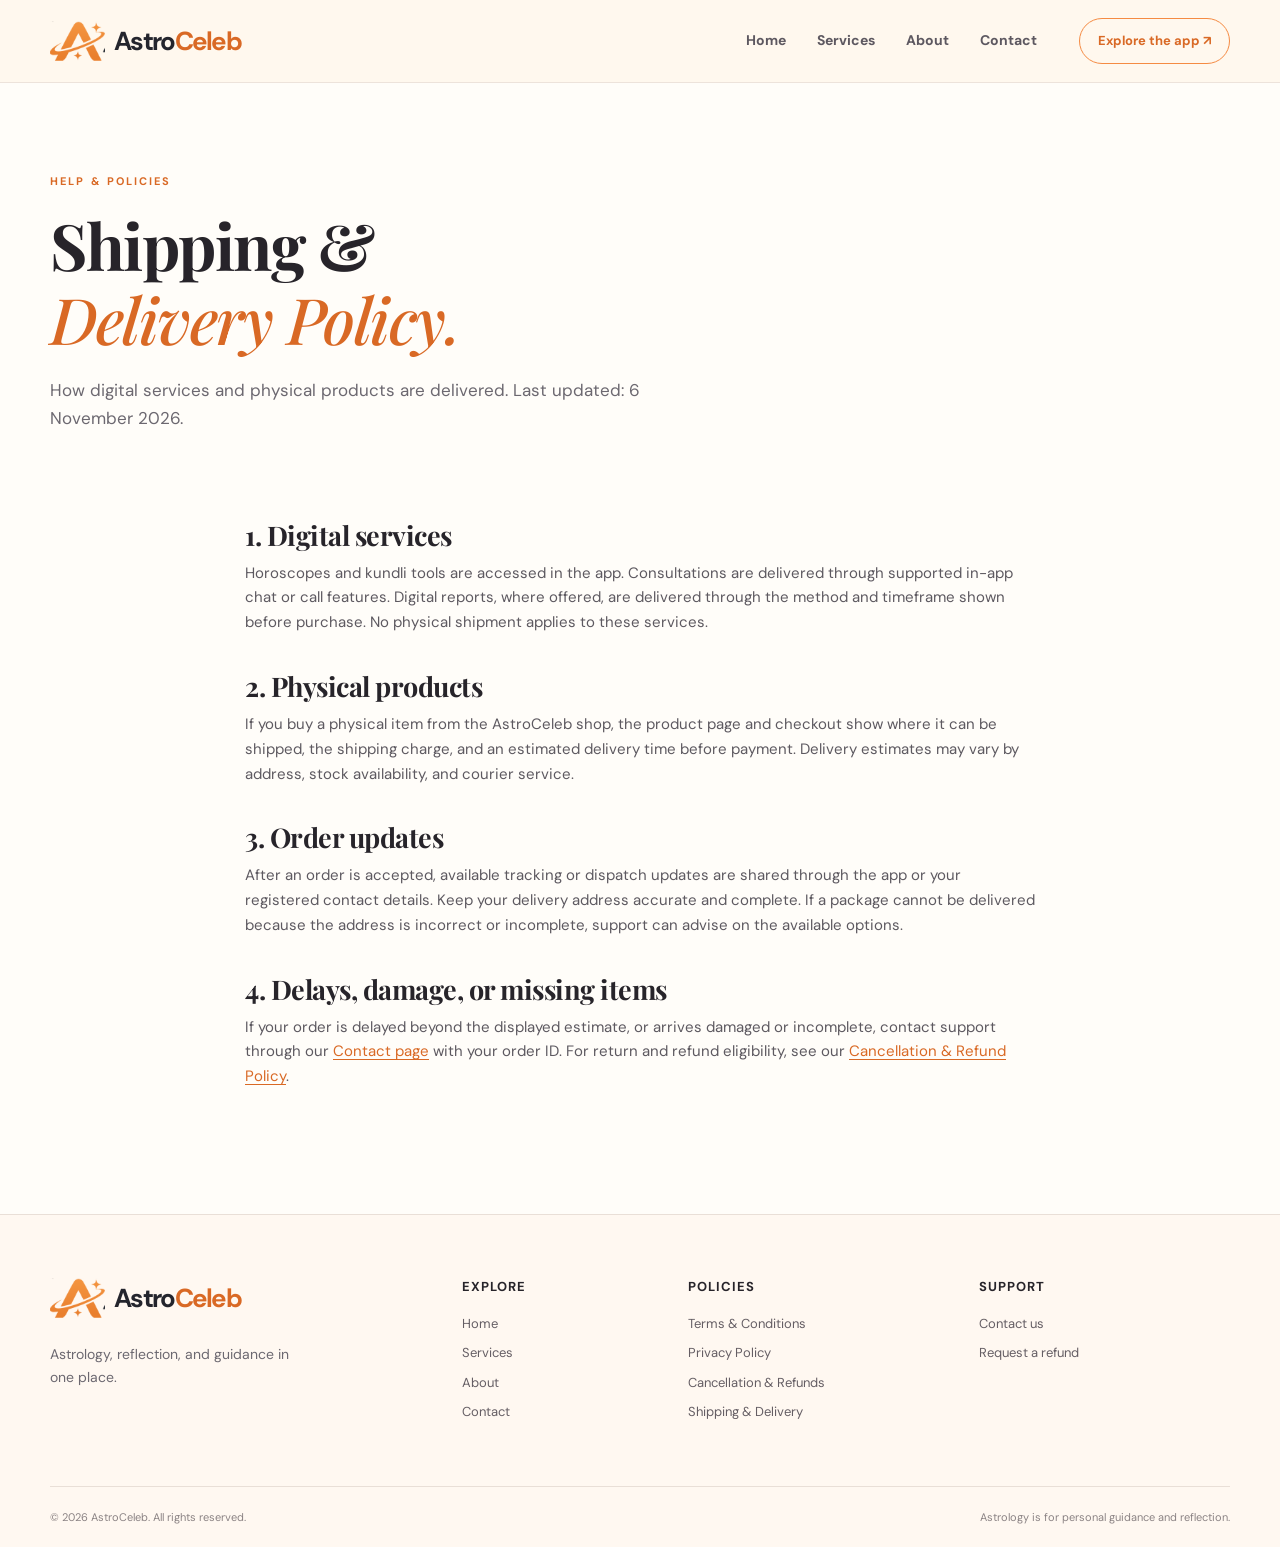
<file: shipping.html>
<!doctype html>
<html lang="en">
<head>
  <meta charset="utf-8">
  <meta name="viewport" content="width=device-width, initial-scale=1">
  <meta name="theme-color" content="#fff8ee">
  <meta name="description" content="Read AstroCeleb delivery information for digital services and physical products.">
  <title>Shipping &amp; Delivery Policy | AstroCeleb</title>
  <link rel="icon" href="favicon.svg" type="image/svg+xml">
  <link rel="stylesheet" href="styles.css">
  <script src="script.js" defer></script>
</head>
<body>
  <a class="skip-link" href="#main">Skip to content</a>
  <header class="site-header">
    <div class="container header-inner">
      <a class="brand" href="index.html" aria-label="AstroCeleb home"><span class="brand-symbol" aria-hidden="true"><img src="assets/astroceleb-logo.png" alt="" width="254" height="56"></span><span class="brand-word">Astro<span>Celeb</span></span></a>
      <button class="menu-toggle" type="button" aria-expanded="false" aria-controls="primary-nav" aria-label="Open menu"><span></span><span></span><span></span></button>
      <nav id="primary-nav" class="primary-nav" aria-label="Primary"><a href="index.html">Home</a><a href="services.html">Services</a><a href="about.html">About</a><a href="contact.html">Contact</a></nav>
      <a class="header-cta" href="services.html">Explore the app <span aria-hidden="true">↗</span></a>
    </div>
  </header>
  <main id="main" class="page-width"><section class="page-hero container legal-hero"><span class="kicker">HELP & POLICIES</span><h1>Shipping &<br><em>Delivery Policy.</em></h1><p>How digital services and physical products are delivered. Last updated: 6 November 2026.</p></section><article class="container legal-content"><h2>1. Digital services</h2><p>Horoscopes and kundli tools are accessed in the app. Consultations are delivered through supported in-app chat or call features. Digital reports, where offered, are delivered through the method and timeframe shown before purchase. No physical shipment applies to these services.</p><h2>2. Physical products</h2><p>If you buy a physical item from the AstroCeleb shop, the product page and checkout show where it can be shipped, the shipping charge, and an estimated delivery time before payment. Delivery estimates may vary by address, stock availability, and courier service.</p><h2>3. Order updates</h2><p>After an order is accepted, available tracking or dispatch updates are shared through the app or your registered contact details. Keep your delivery address accurate and complete. If a package cannot be delivered because the address is incorrect or incomplete, support can advise on the available options.</p><h2>4. Delays, damage, or missing items</h2><p>If your order is delayed beyond the displayed estimate, or arrives damaged or incomplete, contact support through our <a href="contact.html">Contact page</a> with your order ID. For return and refund eligibility, see our <a href="refunds.html">Cancellation & Refund Policy</a>.</p></article></main>
  <footer class="site-footer">
    <div class="container footer-top">
      <div class="footer-intro"><a class="brand" href="index.html"><span class="brand-symbol" aria-hidden="true"><img src="assets/astroceleb-logo.png" alt="" width="254" height="56"></span><span class="brand-word">Astro<span>Celeb</span></span></a><p>Astrology, reflection, and guidance in one place.</p></div>
      <div class="footer-col"><h2>Explore</h2><a href="index.html">Home</a><a href="services.html">Services</a><a href="about.html">About</a><a href="contact.html">Contact</a></div>
      <div class="footer-col"><h2>Policies</h2><a href="terms.html">Terms & Conditions</a><a href="privacy.html">Privacy Policy</a><a href="refunds.html">Cancellation & Refunds</a><a href="shipping.html" aria-current="page">Shipping & Delivery</a></div>
      <div class="footer-col"><h2>Support</h2><a href="contact.html">Contact us</a><a href="refunds.html">Request a refund</a></div>
    </div>
    <div class="container footer-bottom"><span>© <span id="year">2026</span> AstroCeleb. All rights reserved.</span><span>Astrology is for personal guidance and reflection.</span></div>
  </footer>
</body>
</html>
</file>
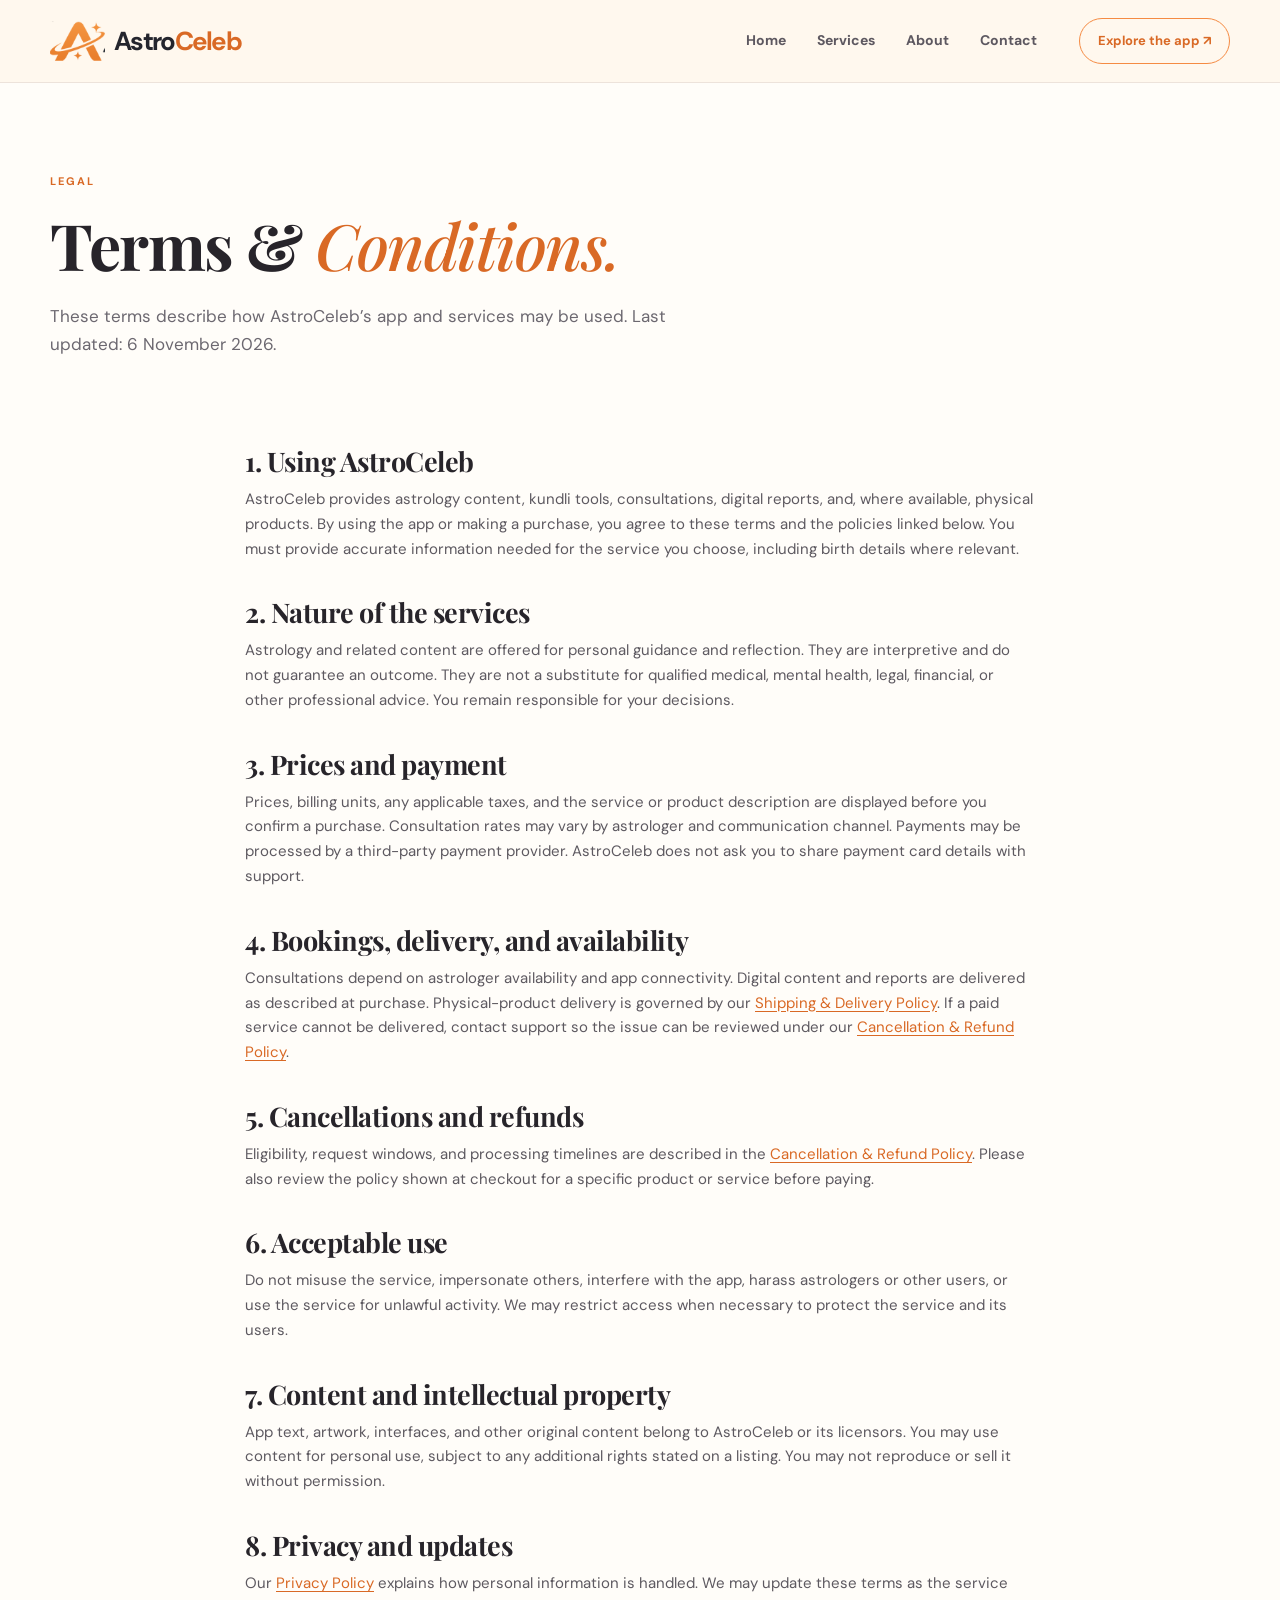
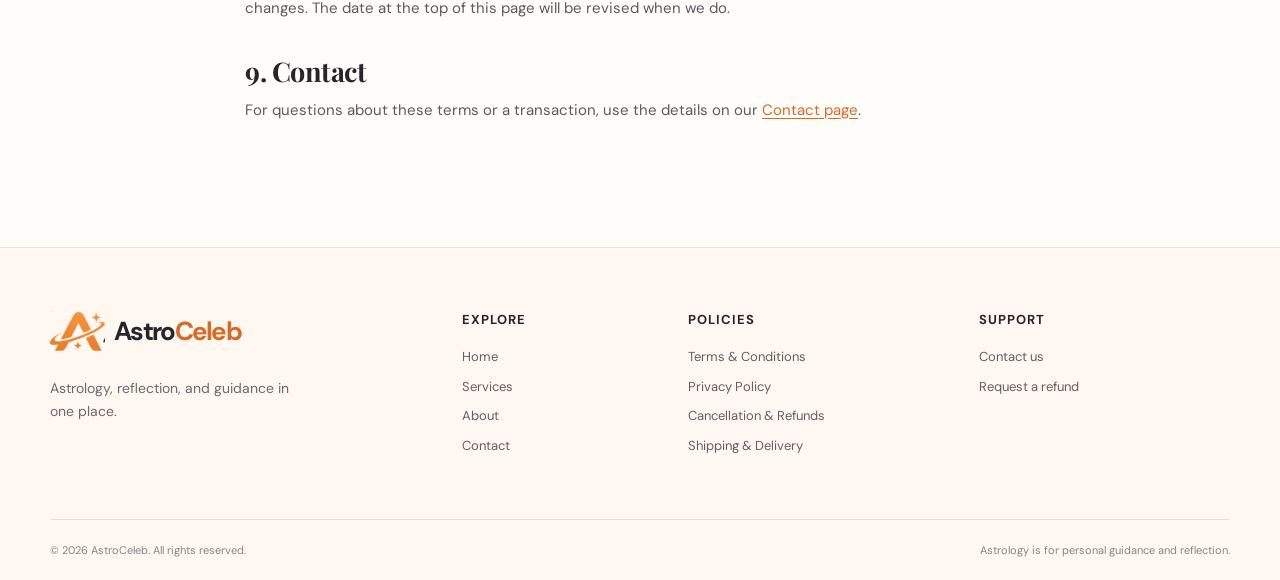
<file: terms.html>
<!doctype html>
<html lang="en">
<head>
  <meta charset="utf-8">
  <meta name="viewport" content="width=device-width, initial-scale=1">
  <meta name="theme-color" content="#fff8ee">
  <meta name="description" content="Read AstroCeleb terms and conditions for using the website and app.">
  <title>Terms &amp; Conditions | AstroCeleb</title>
  <link rel="icon" href="favicon.svg" type="image/svg+xml">
  <link rel="stylesheet" href="styles.css">
  <script src="script.js" defer></script>
</head>
<body>
  <a class="skip-link" href="#main">Skip to content</a>
  <header class="site-header">
    <div class="container header-inner">
      <a class="brand" href="index.html" aria-label="AstroCeleb home"><span class="brand-symbol" aria-hidden="true"><img src="assets/astroceleb-logo.png" alt="" width="254" height="56"></span><span class="brand-word">Astro<span>Celeb</span></span></a>
      <button class="menu-toggle" type="button" aria-expanded="false" aria-controls="primary-nav" aria-label="Open menu"><span></span><span></span><span></span></button>
      <nav id="primary-nav" class="primary-nav" aria-label="Primary"><a href="index.html">Home</a><a href="services.html">Services</a><a href="about.html">About</a><a href="contact.html">Contact</a></nav>
      <a class="header-cta" href="services.html">Explore the app <span aria-hidden="true">↗</span></a>
    </div>
  </header>
  <main id="main" class="page-width"><section class="page-hero container legal-hero"><span class="kicker">LEGAL</span><h1>Terms & <em>Conditions.</em></h1><p>These terms describe how AstroCeleb’s app and services may be used. Last updated: 6 November 2026.</p></section><article class="container legal-content"><h2>1. Using AstroCeleb</h2><p>AstroCeleb provides astrology content, kundli tools, consultations, digital reports, and, where available, physical products. By using the app or making a purchase, you agree to these terms and the policies linked below. You must provide accurate information needed for the service you choose, including birth details where relevant.</p><h2>2. Nature of the services</h2><p>Astrology and related content are offered for personal guidance and reflection. They are interpretive and do not guarantee an outcome. They are not a substitute for qualified medical, mental health, legal, financial, or other professional advice. You remain responsible for your decisions.</p><h2>3. Prices and payment</h2><p>Prices, billing units, any applicable taxes, and the service or product description are displayed before you confirm a purchase. Consultation rates may vary by astrologer and communication channel. Payments may be processed by a third-party payment provider. AstroCeleb does not ask you to share payment card details with support.</p><h2>4. Bookings, delivery, and availability</h2><p>Consultations depend on astrologer availability and app connectivity. Digital content and reports are delivered as described at purchase. Physical-product delivery is governed by our <a href="shipping.html">Shipping & Delivery Policy</a>. If a paid service cannot be delivered, contact support so the issue can be reviewed under our <a href="refunds.html">Cancellation & Refund Policy</a>.</p><h2>5. Cancellations and refunds</h2><p>Eligibility, request windows, and processing timelines are described in the <a href="refunds.html">Cancellation & Refund Policy</a>. Please also review the policy shown at checkout for a specific product or service before paying.</p><h2>6. Acceptable use</h2><p>Do not misuse the service, impersonate others, interfere with the app, harass astrologers or other users, or use the service for unlawful activity. We may restrict access when necessary to protect the service and its users.</p><h2>7. Content and intellectual property</h2><p>App text, artwork, interfaces, and other original content belong to AstroCeleb or its licensors. You may use content for personal use, subject to any additional rights stated on a listing. You may not reproduce or sell it without permission.</p><h2>8. Privacy and updates</h2><p>Our <a href="privacy.html">Privacy Policy</a> explains how personal information is handled. We may update these terms as the service changes. The date at the top of this page will be revised when we do.</p><h2>9. Contact</h2><p>For questions about these terms or a transaction, use the details on our <a href="contact.html">Contact page</a>.</p></article></main>
  <footer class="site-footer">
    <div class="container footer-top">
      <div class="footer-intro"><a class="brand" href="index.html"><span class="brand-symbol" aria-hidden="true"><img src="assets/astroceleb-logo.png" alt="" width="254" height="56"></span><span class="brand-word">Astro<span>Celeb</span></span></a><p>Astrology, reflection, and guidance in one place.</p></div>
      <div class="footer-col"><h2>Explore</h2><a href="index.html">Home</a><a href="services.html">Services</a><a href="about.html">About</a><a href="contact.html">Contact</a></div>
      <div class="footer-col"><h2>Policies</h2><a href="terms.html" aria-current="page">Terms & Conditions</a><a href="privacy.html">Privacy Policy</a><a href="refunds.html">Cancellation & Refunds</a><a href="shipping.html">Shipping & Delivery</a></div>
      <div class="footer-col"><h2>Support</h2><a href="contact.html">Contact us</a><a href="refunds.html">Request a refund</a></div>
    </div>
    <div class="container footer-bottom"><span>© <span id="year">2026</span> AstroCeleb. All rights reserved.</span><span>Astrology is for personal guidance and reflection.</span></div>
  </footer>
</body>
</html>
</file>
<file: styles.css>
@import url('https://fonts.googleapis.com/css2?family=DM+Sans:wght@400;500;600;700&family=Playfair+Display:ital,wght@0,500;0,600;0,700;1,500;1,600&display=swap');

:root{--ink:#27242a;--muted:#6c6870;--orange:#f58b43;--orange-dark:#d96925;--cream:#fff8ee;--paper:#fffdf9;--peach:#ffe8d6;--line:#e9dfd7;--lavender:#f7f2f8;--radius:22px;--shadow:0 18px 50px rgba(76,49,31,.09)}
*{box-sizing:border-box}
html{scroll-behavior:smooth}
body{margin:0;background:var(--paper);color:var(--ink);font:16px/1.65 'DM Sans',Arial,sans-serif}
a{color:inherit;text-decoration:none}
button{font:inherit}
img{max-width:100%}
::selection{background:#ffd6b7;color:var(--ink)}
.container{width:min(1180px,calc(100% - 48px));margin-inline:auto}
.skip-link{position:absolute;left:12px;top:-60px;padding:10px 16px;background:var(--ink);color:#fff;z-index:100}
.skip-link:focus{top:12px}
:focus-visible{outline:3px solid var(--orange-dark);outline-offset:4px}
.site-header{position:relative;z-index:20;background:var(--cream);border-bottom:1px solid rgba(233,223,215,.8)}
.header-inner{height:82px;display:flex;align-items:center;gap:42px}
.brand{display:inline-flex;align-items:center;gap:9px;font-size:22px;font-weight:700;letter-spacing:-.7px;white-space:nowrap}
.brand-mark{display:grid;place-items:center;width:33px;height:33px;border-radius:50%;background:var(--orange);color:#fff;font-size:21px;line-height:1}
.brand-accent{color:var(--orange-dark)}
.brand-logo{display:block;width:181px;height:auto;object-fit:contain}
.primary-nav{display:flex;align-items:center;gap:31px;margin-left:auto}
.primary-nav a{font-size:14px;font-weight:700;color:#5d5860;transition:color .2s}
.primary-nav a:hover,.primary-nav a[aria-current=page]{color:var(--orange-dark)}
.header-cta{padding:11px 18px;border:1px solid var(--orange);border-radius:999px;color:var(--orange-dark);font-size:13px;font-weight:700;white-space:nowrap}
.header-cta:hover{background:var(--orange);color:#fff}
.menu-toggle{display:none;border:0;background:none;cursor:pointer;padding:8px}
.menu-toggle span{display:block;width:22px;height:2px;background:var(--ink);margin:5px}
.hero{min-height:635px;display:grid;grid-template-columns:1fr 1fr;align-items:center;gap:30px;padding-top:52px;padding-bottom:56px}
.hero-copy{position:relative;z-index:2;padding-bottom:25px}
.eyebrow,.kicker{display:inline-flex;align-items:center;gap:9px;font-size:11px;font-weight:700;letter-spacing:2.1px;color:var(--orange-dark)}
.eyebrow{padding:9px 13px;border:1px solid #f6d1b8;border-radius:999px;background:#fff9f2;letter-spacing:.4px;font-size:12px}
.eyebrow-dot{width:6px;height:6px;border-radius:50%;background:var(--orange)}
h1,h2,h3,p{margin-top:0}
h1,h2{font-family:'Playfair Display',Georgia,serif;line-height:1.15;letter-spacing:-1.5px}
h1 em,h2 em{font-weight:500;color:var(--orange-dark)}
.hero h1{font-size:clamp(52px,5.4vw,82px);margin:22px 0 24px}
.hero-copy>p{max-width:540px;font-size:17px;color:var(--muted);line-height:1.8}
.hero-actions{display:flex;align-items:center;gap:28px;flex-wrap:wrap;margin-top:32px}
.button{display:inline-flex;align-items:center;justify-content:center;gap:17px;min-height:50px;padding:12px 23px;border-radius:999px;font-size:14px;font-weight:700;line-height:1.2;transition:transform .2s,background .2s,color .2s}
.button:hover{transform:translateY(-2px)}
.button-primary{background:var(--orange);color:#fff;box-shadow:0 10px 23px rgba(245,139,67,.24)}
.button-primary:hover{background:var(--orange-dark)}
.button-outline{border:1px solid var(--orange-dark);color:var(--orange-dark)}
.button-outline:hover{background:var(--orange-dark);color:#fff}
.text-link,.section-link{font-size:14px;font-weight:700;color:var(--ink);border-bottom:1px solid var(--orange);padding-bottom:3px}
.hero-note{display:flex;align-items:center;gap:10px;color:#8f8580;font-size:12px;margin-top:42px}
.mini-star{font-size:21px;color:var(--orange)}
.hero-art{height:555px;position:relative;display:grid;place-items:center;overflow:hidden;border-radius:50% 50% 45% 45%;background:radial-gradient(circle at 50% 45%,#ffe4cf 0,#fff1df 57%,transparent 58%)}
.orbit{position:absolute;border:1px solid rgba(238,146,88,.37);border-radius:50%;width:410px;height:410px}
.orbit-one{transform:rotate(30deg) scaleX(.68)}
.orbit-two{transform:rotate(-30deg) scaleX(.68)}
.spark{position:absolute;color:var(--orange);font-size:26px}.spark-a{top:80px;left:80px}.spark-b{top:130px;right:72px}.spark-c{bottom:90px;left:95px}
.phone{position:relative;width:254px;height:493px;margin-top:28px;background:#fff;border:7px solid #29252b;border-radius:39px;box-shadow:18px 25px 50px rgba(80,47,24,.25);overflow:hidden;transform:rotate(4deg)}
.phone-top{height:27px;padding:4px 15px;background:#fff5e9;display:flex;justify-content:space-between;font-size:8px;font-weight:700}
.phone-body{position:relative;height:calc(100% - 27px);padding:18px 15px 0;background:linear-gradient(#fff4e6 0 43%,#fffaf8 43%)}
.phone-welcome{font:italic 21px/1.12 Georgia,serif;position:relative;z-index:1}.phone-welcome strong{color:var(--orange-dark);font-size:25px}
.sun-wheel{position:absolute;top:15px;right:-47px;width:148px;height:148px;border:1px solid var(--orange);border-radius:50%;display:grid;place-items:center;color:var(--orange);font-size:80px;opacity:.76}.sun-wheel:after{content:'';position:absolute;inset:19px;border:1px solid var(--orange);border-radius:50%}
.phone-search{position:relative;z-index:1;margin-top:75px;padding:9px 11px;background:#fff;border-radius:8px;box-shadow:0 2px 8px rgba(68,47,38,.12);font-size:8px;color:#777}
.phone-section-title{font-size:10px;font-weight:700;margin:18px 0 9px}.phone-tiles{display:grid;grid-template-columns:repeat(4,1fr);gap:7px}.phone-tiles>div{text-align:center}.phone-tiles b{display:grid;place-items:center;background:var(--orange);color:#fff;height:38px;border-radius:7px;font-size:21px;font-weight:400}.phone-tiles span{font-size:7px;line-height:1.15;display:block;margin-top:5px}.phone-card{display:flex;align-items:center;gap:10px;background:linear-gradient(135deg,#fbe2d4,#fff1e7);padding:15px 11px;border-radius:11px}.card-moon{font-size:38px;color:var(--orange-dark)}.phone-card strong,.phone-card small{display:block}.phone-card strong{font-size:9px}.phone-card small{font-size:7px;color:#8f7972}.phone-bottom{display:flex;justify-content:space-around;position:absolute;bottom:0;left:0;right:0;padding:9px 0 8px;background:#fff;color:var(--orange);font-size:16px;border-top:1px solid #eee}
.floating-card{position:absolute;right:0;bottom:105px;display:flex;align-items:center;gap:11px;padding:12px 16px;background:#fff;border:1px solid #f8e8dc;border-radius:13px;box-shadow:var(--shadow);transform:rotate(-5deg)}.floating-icon{color:var(--orange);font-size:27px}.floating-card strong,.floating-card small{display:block}.floating-card strong{font-size:11px}.floating-card small{color:var(--muted);font-size:9px}
.section{padding:95px 0}.services-preview{background:var(--lavender)}.section-heading{display:flex;justify-content:space-between;align-items:end;gap:30px;margin-bottom:35px}.section-heading h2,.how-layout h2{font-size:clamp(38px,4vw,58px);margin:15px 0 0}.section-heading>p{max-width:355px;color:var(--muted);font-size:15px;margin:0 0 6px}
.service-grid{display:grid;grid-template-columns:repeat(3,1fr);gap:20px}.service-card{position:relative;display:block;min-height:305px;padding:30px;border:1px solid #eee5ec;border-radius:var(--radius);background:#fff;transition:transform .2s,box-shadow .2s}.service-card:hover{transform:translateY(-5px);box-shadow:var(--shadow)}.service-icon{display:grid;place-items:center;width:55px;height:55px;border-radius:15px;background:#fff0e5;color:var(--orange-dark);font-size:29px}.service-number{display:block;margin-top:25px;font-size:10px;letter-spacing:1.6px;font-weight:700;color:var(--orange-dark)}.service-card h3{font:600 24px/1.2 'Playfair Display',Georgia,serif;margin:7px 0 10px}.service-card p{font-size:14px;color:var(--muted);max-width:270px}.card-arrow{position:absolute;right:29px;bottom:28px;font-size:21px;color:var(--orange-dark)}.section-link{display:table;margin:29px auto 0}
.how-layout{display:grid;grid-template-columns:1fr 1fr;gap:12%;align-items:center}.how-layout>div:first-child>p{max-width:475px;color:var(--muted);margin:26px 0}.step-list{border-top:1px solid var(--line)}.step{display:grid;grid-template-columns:55px 1fr;gap:16px;padding:27px 0;border-bottom:1px solid var(--line)}.step>span{color:var(--orange-dark);font-weight:700;font-size:13px}.step h3{font:600 22px 'Playfair Display',Georgia,serif;margin:0 0 4px}.step p{color:var(--muted);font-size:14px;margin:0}
.policy-strip{background:#312835;color:#fff;padding:66px 0}.policy-strip-inner{display:grid;grid-template-columns:1fr 1fr;gap:70px;align-items:center}.policy-strip h2{font-size:41px;margin:14px 0}.policy-strip p{color:#cfc6d0;margin:0}.policy-strip-links a{display:flex;align-items:center;justify-content:space-between;padding:17px 0;border-bottom:1px solid #675b69;font-size:15px;font-weight:600}.policy-strip-links a:first-child{border-top:1px solid #675b69}.policy-strip-links span{color:var(--orange);font-size:20px}
.site-footer{background:#fff8f1;border-top:1px solid var(--line)}.footer-top{display:grid;grid-template-columns:2fr 1fr 1.35fr 1.35fr;gap:40px;padding:63px 0 55px}.footer-intro p{color:var(--muted);font-size:14px;max-width:245px;margin-top:17px}.footer-col h2{font:700 13px 'DM Sans',Arial,sans-serif;letter-spacing:1px;text-transform:uppercase;margin-bottom:18px}.footer-col a{display:block;color:#655e64;font-size:13px;margin:8px 0}.footer-col a:hover{color:var(--orange-dark)}.footer-note{font-size:11px;color:#9c7770;line-height:1.4;max-width:180px;margin-top:17px}.footer-bottom{display:flex;justify-content:space-between;gap:20px;border-top:1px solid var(--line);padding:21px 0;color:#8b8384;font-size:11px}
.page-hero{padding-top:84px;padding-bottom:62px}.page-hero h1{font-size:clamp(48px,5vw,70px);margin:15px 0 20px}.page-hero>p{max-width:640px;color:var(--muted);font-size:17px}.detail-grid{display:grid;grid-template-columns:repeat(2,1fr);gap:20px;padding-bottom:75px}.detail-card{padding:31px;border:1px solid var(--line);border-radius:var(--radius);background:#fff;min-height:290px}.detail-icon{display:grid;place-items:center;width:50px;height:50px;background:#fff1e5;color:var(--orange-dark);font-size:27px;border-radius:13px}.detail-card h2{font-size:27px;margin:23px 0 10px}.detail-card p{font-size:14px;color:var(--muted);max-width:490px}.detail-meta{border-top:1px solid var(--line);display:flex;gap:14px;padding-top:15px;margin-top:24px;font-size:12px}.detail-meta strong{min-width:75px}.detail-meta span{color:var(--muted)}.detail-meta a,.legal-content a,.contact-note a{color:var(--orange-dark);text-decoration:underline;text-underline-offset:3px}.info-banner{display:flex;align-items:center;justify-content:space-between;gap:30px;background:var(--cream);border-radius:var(--radius);padding:40px;margin-bottom:85px}.info-banner h2{font-size:35px;margin:12px 0}.info-banner p{color:var(--muted);max-width:570px;margin:0}.info-banner .button{white-space:nowrap}
.prose-section{display:grid;grid-template-columns:minmax(0,1fr) 310px;gap:10%;padding-bottom:105px}.prose-main h2{font-size:31px;margin:40px 0 15px}.prose-main h2:first-child{margin-top:0}.prose-main p{color:var(--muted);max-width:660px}.prose-main a{color:var(--orange-dark);text-decoration:underline}.prose-aside{align-self:start;background:var(--cream);padding:32px;border-radius:var(--radius)}.aside-star{font-size:40px;color:var(--orange-dark)}.prose-aside h3{font:600 25px 'Playfair Display',Georgia,serif;margin:10px 0}.prose-aside p{color:var(--muted);font-size:14px}.prose-aside a{font-size:13px;font-weight:700;color:var(--orange-dark)}
.contact-grid{display:grid;grid-template-columns:repeat(3,1fr);gap:20px;padding-bottom:55px}.contact-card{border:1px solid var(--line);background:#fff;border-radius:var(--radius);padding:28px;min-height:250px}.contact-icon{color:var(--orange-dark);font-size:27px}.contact-card h2{font-size:24px;margin:14px 0}.contact-card p{color:var(--muted);font-size:13px}.missing-detail{display:block;margin-top:24px;padding:11px;background:#fff0e5;border-radius:8px;color:#9a3f18;font-size:12px;line-height:1.6;overflow-wrap:anywhere}.contact-note{margin-bottom:85px;padding:31px;border-radius:var(--radius);background:var(--lavender)}.contact-note h2{font-size:27px;margin-bottom:8px}.contact-note p{color:var(--muted);margin:0}
.legal-hero{padding-bottom:35px}.legal-content{max-width:790px;padding-bottom:110px}.legal-content h2{font-size:27px;margin:36px 0 10px;letter-spacing:-.5px}.legal-content p{font-size:15px;color:#5d5960;margin-bottom:15px}.legal-callout{border-left:4px solid var(--orange);background:#fff5eb;padding:18px 22px;margin:8px 0 35px;border-radius:0 11px 11px 0}.legal-callout strong{font-size:13px}.legal-callout p{font-size:13px;margin:5px 0 0}
@media(max-width:950px){.header-inner{gap:20px}.primary-nav{gap:18px}.hero{grid-template-columns:1fr 1fr}.hero h1{font-size:clamp(48px,6vw,64px)}.footer-top{grid-template-columns:1.5fr 1fr 1fr;gap:35px}.footer-col:last-child{grid-column:2/4}.service-card{padding:23px}.service-card h3{font-size:22px}}
@media(max-width:720px){.container{width:min(100% - 34px,580px)}.site-header{position:sticky;top:0}.header-inner{height:69px}.brand{font-size:20px}.menu-toggle{display:block;margin-left:auto}.header-cta{display:none}.primary-nav{display:none;position:absolute;top:69px;left:0;right:0;background:var(--cream);padding:17px 24px 25px;box-shadow:0 15px 25px rgba(38,28,24,.08);flex-direction:column;align-items:stretch;gap:0}.primary-nav.open{display:flex}.primary-nav a{padding:11px 0;border-bottom:1px solid var(--line)}.hero{display:flex;flex-direction:column;align-items:stretch;padding-top:54px;padding-bottom:35px;gap:20px}.hero-copy{padding-bottom:0}.hero h1{font-size:clamp(49px,11vw,68px)}.hero-copy>p{font-size:15px}.hero-note{margin-top:30px}.hero-art{height:490px;max-width:520px;width:100%;margin:auto}.phone{transform:rotate(4deg) scale(.87);margin-top:0}.floating-card{right:5px;bottom:75px}.section{padding:70px 0}.section-heading{display:block}.section-heading h2,.how-layout h2{font-size:42px}.section-heading>p{margin-top:19px}.service-grid,.detail-grid,.contact-grid{grid-template-columns:1fr}.service-card{min-height:260px}.how-layout,.policy-strip-inner,.prose-section{grid-template-columns:1fr;gap:35px}.step-list{margin-top:5px}.policy-strip{padding:57px 0}.policy-strip h2{font-size:37px}.footer-top{grid-template-columns:repeat(2,1fr);gap:30px}.footer-intro{grid-column:1/3}.footer-col:last-child{grid-column:auto}.footer-bottom{display:block}.footer-bottom span{display:block;margin:5px 0}.page-hero{padding-top:62px;padding-bottom:42px}.page-hero h1{font-size:50px}.page-hero>p{font-size:15px}.detail-grid{padding-bottom:40px}.detail-card{min-height:auto}.info-banner{display:block;margin-bottom:65px;padding:28px}.info-banner .button{margin-top:25px}.prose-section{padding-bottom:70px}.contact-grid{padding-bottom:30px}.contact-card{min-height:auto}.contact-note{margin-bottom:65px}.legal-content{padding-bottom:75px}}
@media(max-width:420px){.hero-art{height:445px}.phone{transform:rotate(4deg) scale(.78)}.floating-card{bottom:62px;right:-8px}.hero-actions{gap:17px}.button{font-size:13px}.footer-top{grid-template-columns:1fr 1fr;gap:22px}.footer-col a{font-size:12px}}
@media(max-width:720px){.brand-logo{width:160px}}
@media(prefers-reduced-motion:reduce){html{scroll-behavior:auto}*,*:before,*:after{transition:none!important;animation:none!important}}
/* Figma feature icons are kept as local assets so the site has no expiring asset URLs. */
.service-icon,.detail-icon{background:var(--orange);color:#fff}
.service-icon img,.detail-icon img{display:block;width:37px;height:37px;object-fit:contain}
.phone-tiles b img{display:block;width:29px;height:29px;object-fit:contain}
/* Coming soon state inside the hero phone. */
.coming-soon-screen{background:linear-gradient(180deg,#fff4e7 0%,#fffaf7 73%,#fff 100%);text-align:center;padding:21px 16px 0;overflow:hidden}
.phone-brand{display:flex;justify-content:center;position:relative;z-index:2}
.phone-brand img{display:block;width:123px;height:auto;object-fit:contain}
.coming-celestial{width:160px;height:160px;margin:24px auto 9px;position:relative;display:grid;place-items:center}
.coming-ring{position:absolute;inset:5px;border:1px solid rgba(235,127,60,.65);border-radius:50%}
.coming-ring.ring-a{transform:rotate(33deg) scaleX(.55)}
.coming-ring.ring-b{transform:rotate(-33deg) scaleX(.55)}
.coming-celestial:before,.coming-celestial:after{content:'✧';position:absolute;color:var(--orange);font-size:19px}
.coming-celestial:before{top:9px;left:0}.coming-celestial:after{bottom:18px;right:-3px;font-size:14px}
.coming-core{display:grid;place-items:center;width:100px;height:100px;border-radius:50%;background:radial-gradient(circle,#ffc791 0,#f89c57 65%,#ed7733 100%);color:#fff;font-size:59px;box-shadow:0 10px 30px rgba(223,116,55,.23)}
.coming-message{position:relative;z-index:1}.coming-tag{font-size:7px;letter-spacing:1.6px;color:var(--orange-dark);font-weight:700}
.coming-message h2{font-size:34px;line-height:.99;letter-spacing:-.8px;margin:6px 0 10px}.coming-message h2 em{font-style:italic}
.coming-message p{font-size:9px;line-height:1.45;color:#6b6261;max-width:164px;margin:auto}
.coming-footer{position:absolute;left:0;right:0;bottom:0;display:flex;align-items:center;justify-content:center;gap:7px;padding:12px 5px;background:#fff;color:#9a8881;font-size:6px;letter-spacing:.6px;font-weight:700;border-top:1px solid #f3e7df}
.coming-footer i{width:3px;height:3px;border-radius:50%;background:var(--orange)}
.contact-intro{max-width:790px;padding:14px 0 40px}
.contact-intro h2{font-size:32px;margin:0 0 14px}
.contact-intro p{color:var(--muted);max-width:650px;margin:0}
/* Use the Figma graphic mark with the project's AstroCeleb spelling. */
.brand-symbol{display:block;flex:0 0 55px;width:55px;height:40px;overflow:hidden}
.brand-symbol img{display:block;width:181px;height:40px;max-width:none;object-fit:cover;object-position:left center}
.brand-word{font-family:'DM Sans',Arial,sans-serif;font-size:26px;font-weight:700;letter-spacing:-1.7px;line-height:1;white-space:nowrap;color:#24252d}
.brand-word span{color:var(--orange-dark)}
.phone-brand{align-items:center;gap:1px}
.phone-brand .brand-symbol{flex-basis:33px;width:33px;height:24px}
.phone-brand .brand-symbol img{width:109px;height:24px}
.phone-brand .brand-word{font-size:16px;letter-spacing:-1.05px}
@media(max-width:720px){.brand-symbol{flex-basis:48px;width:48px;height:35px}.brand-symbol img{width:159px;height:35px}.brand-word{font-size:23px}.phone-brand .brand-symbol{flex-basis:33px;width:33px;height:24px}.phone-brand .brand-symbol img{width:109px;height:24px}.phone-brand .brand-word{font-size:16px}}
</file>
